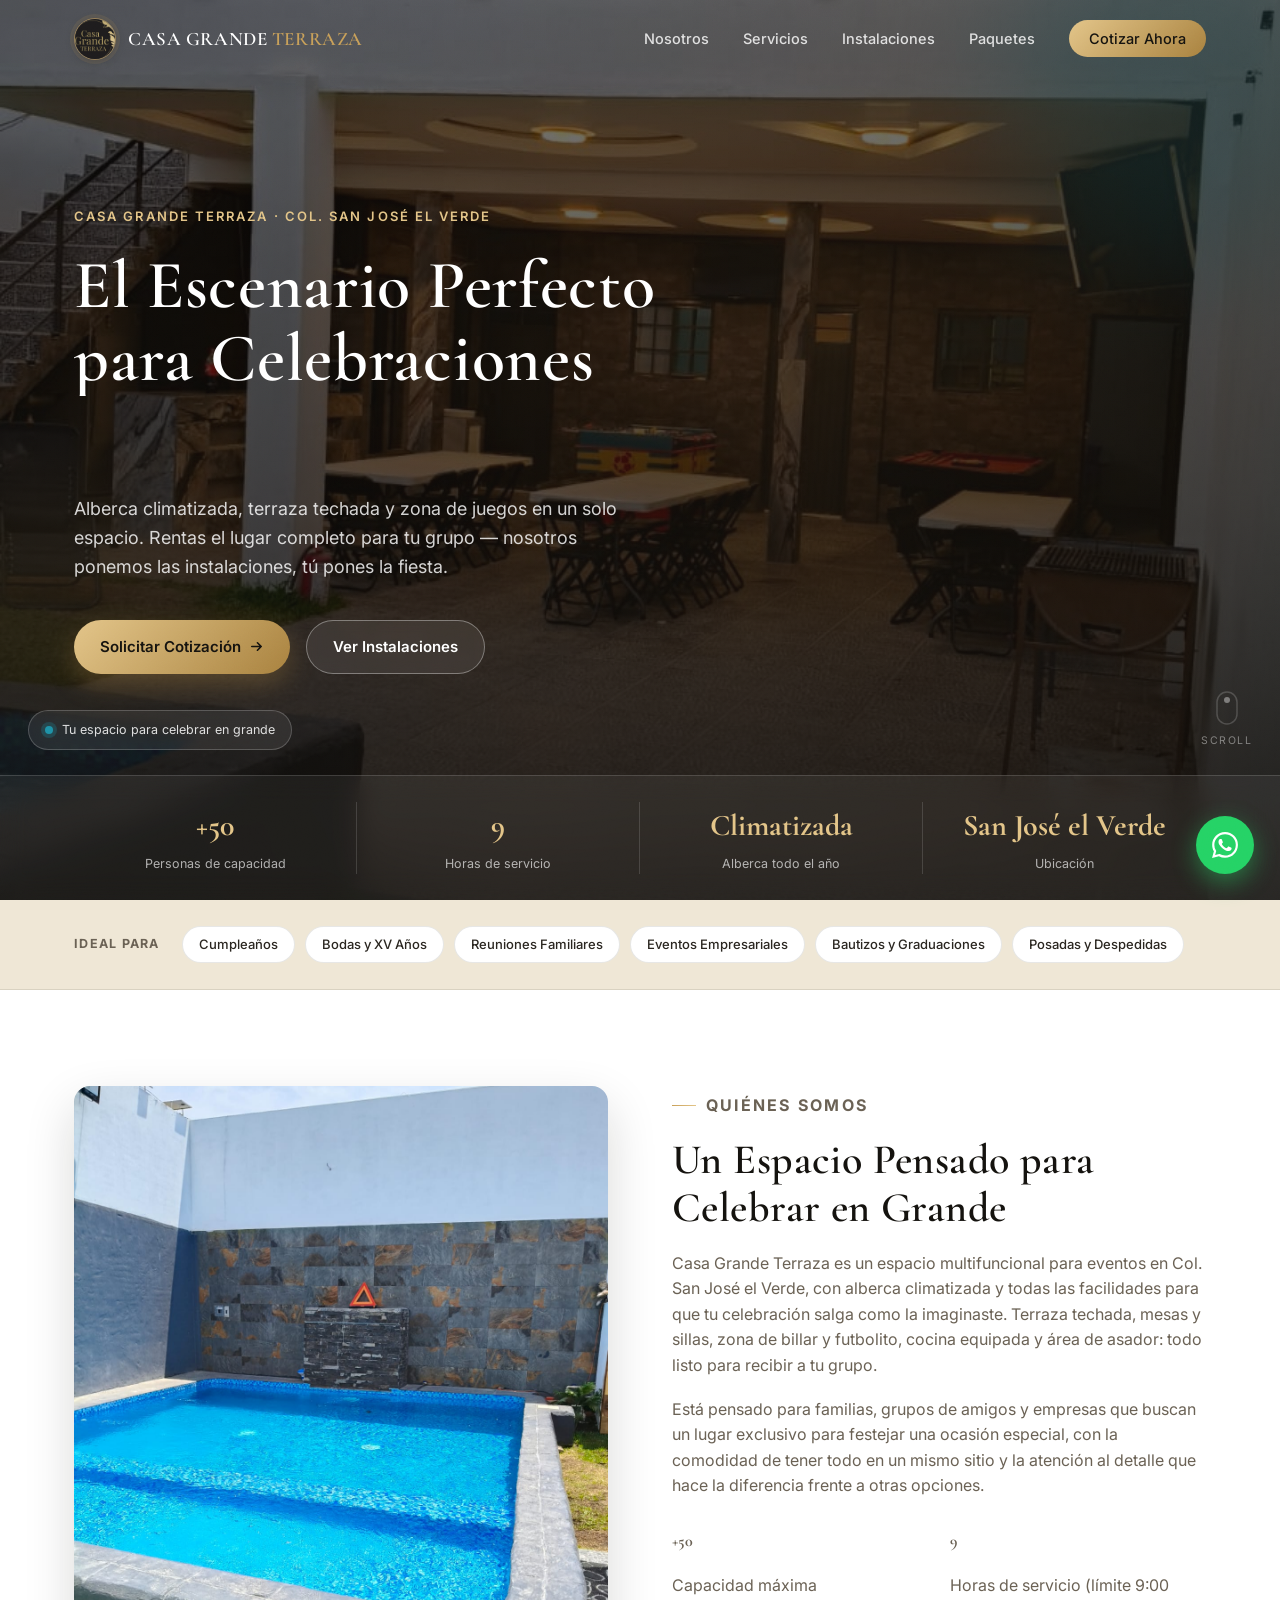
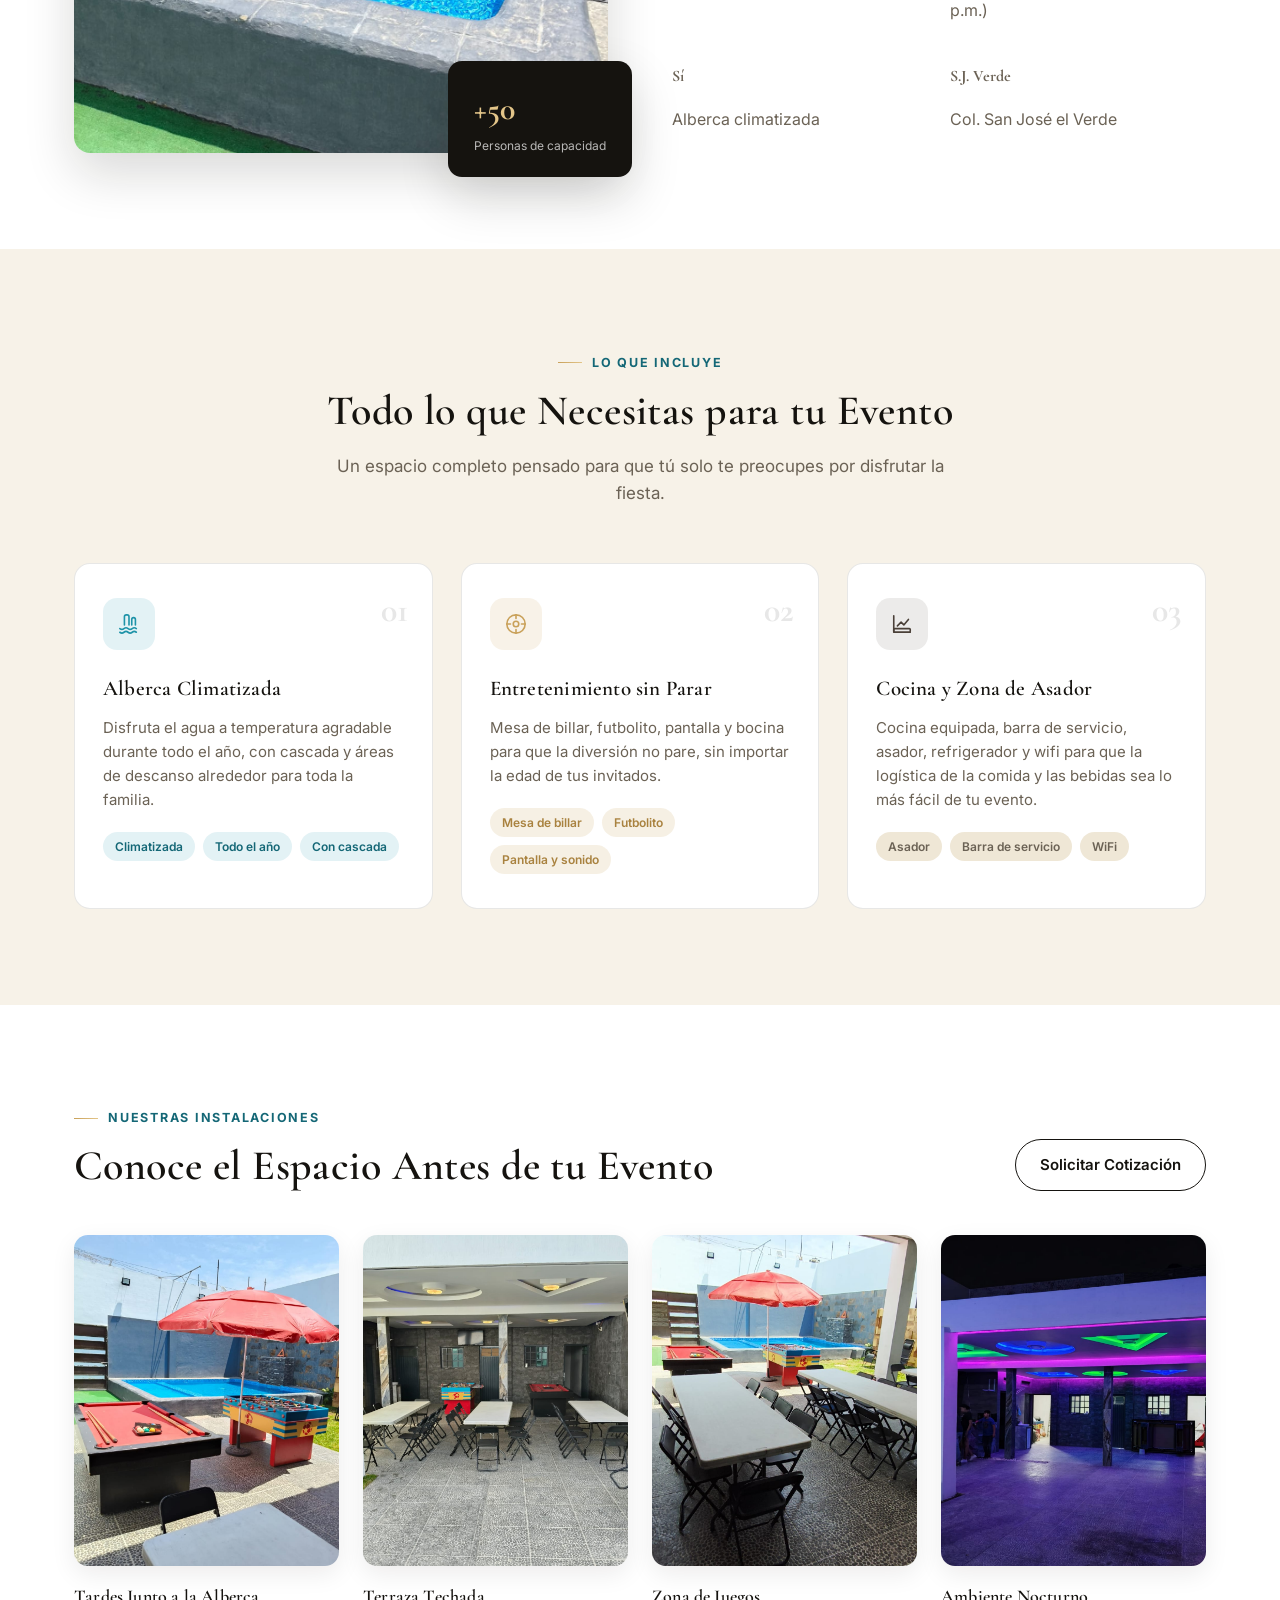
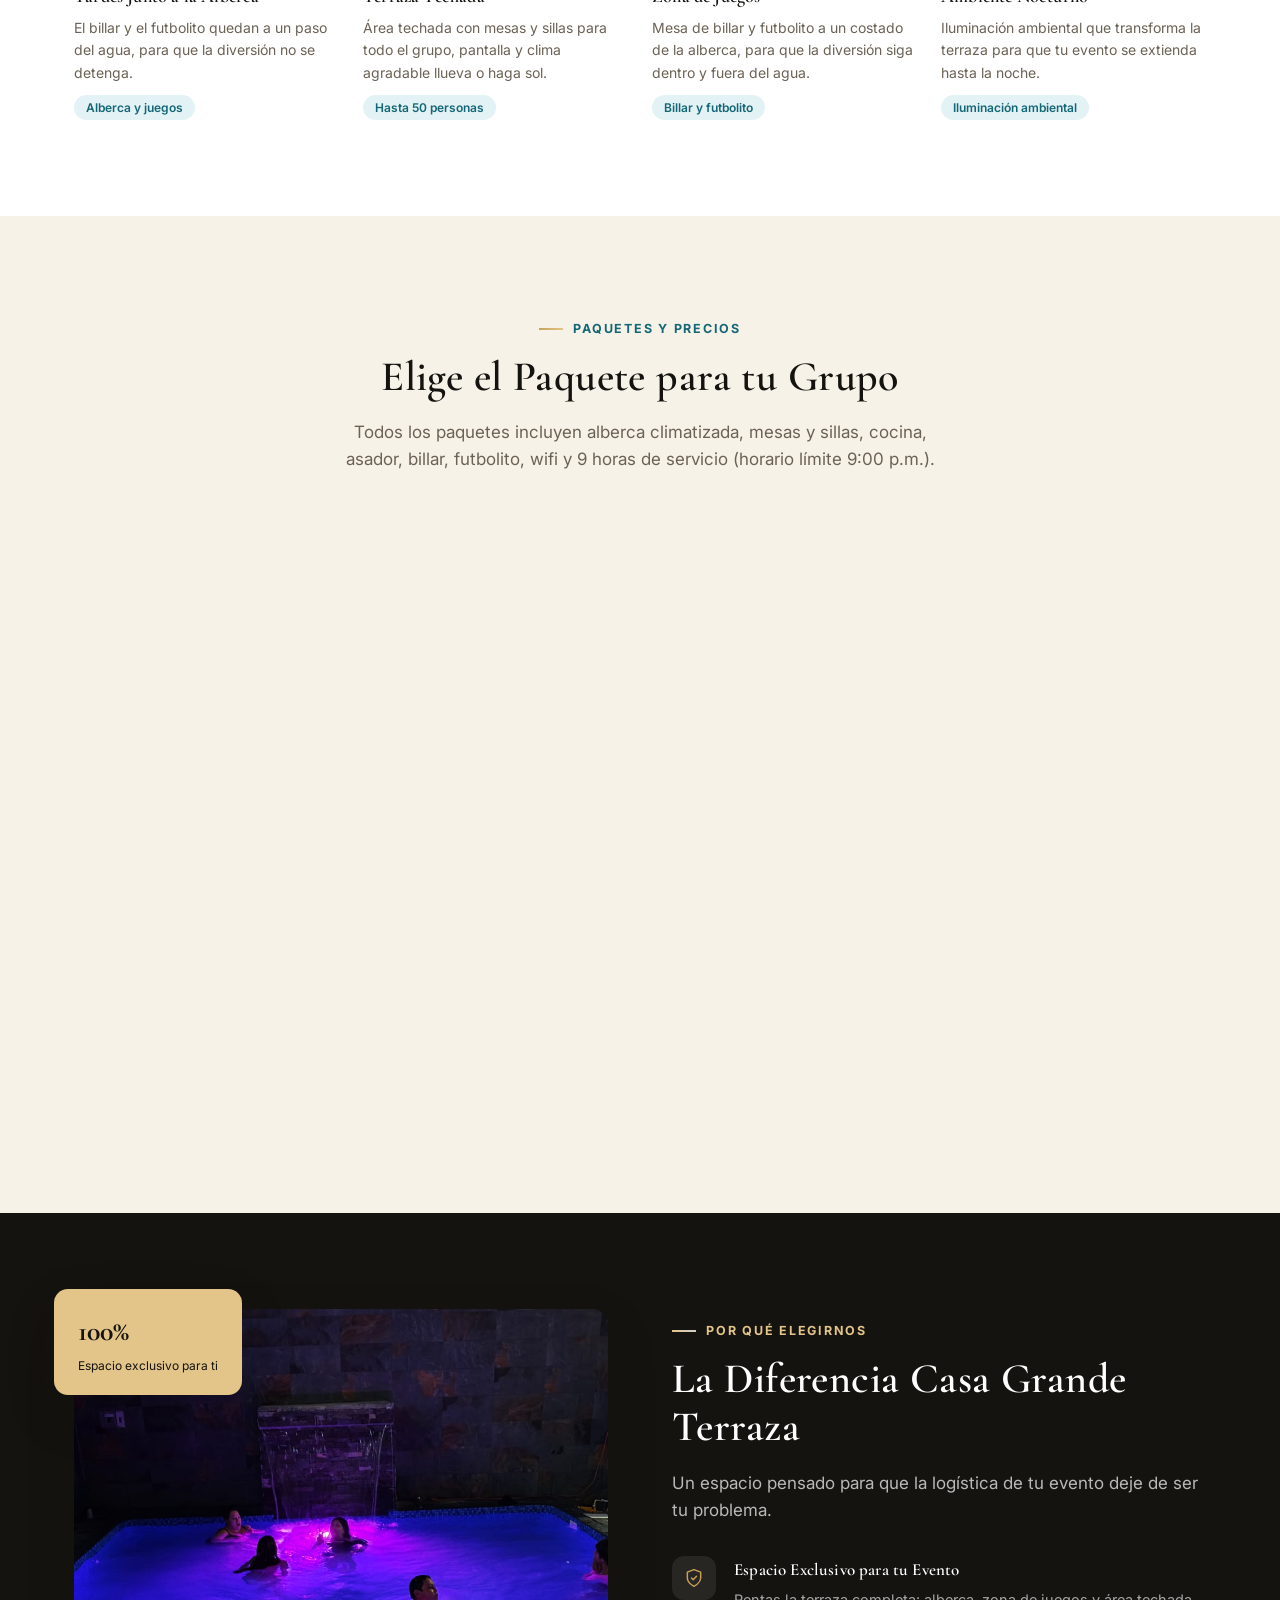
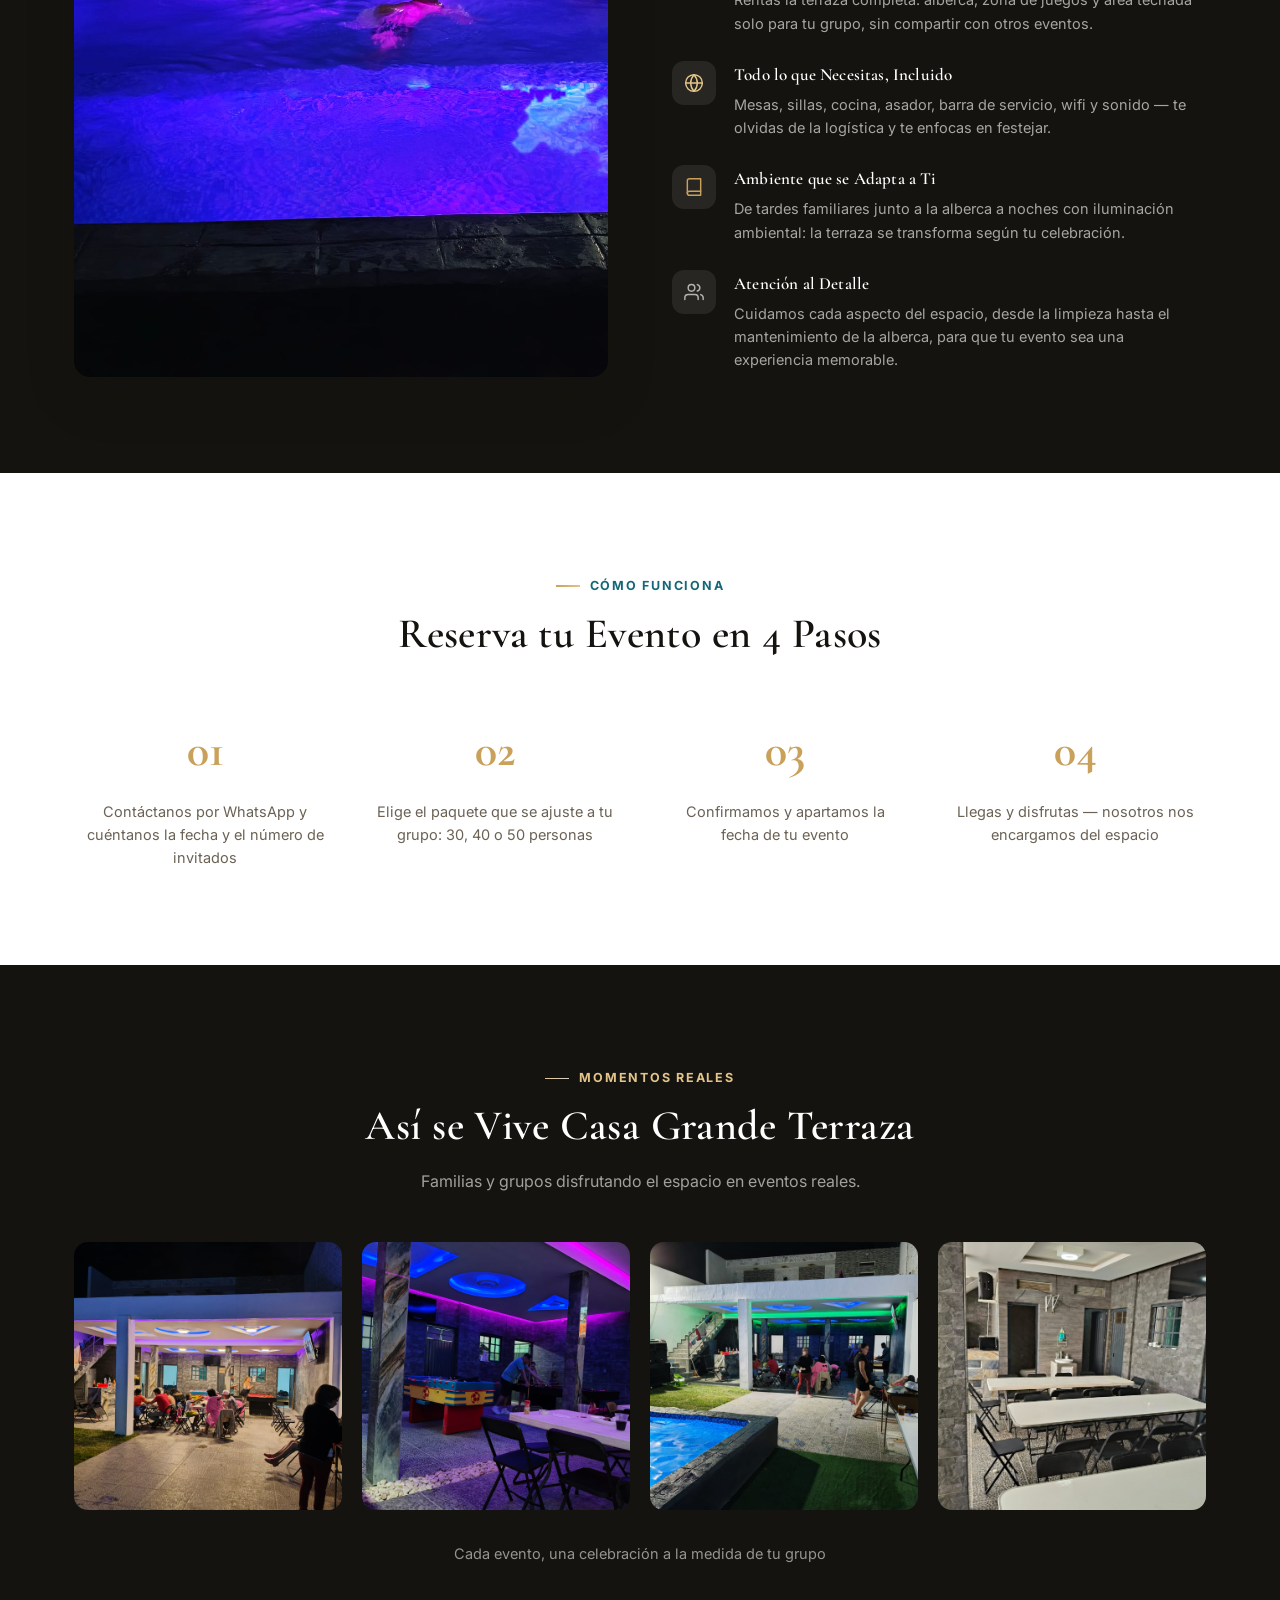
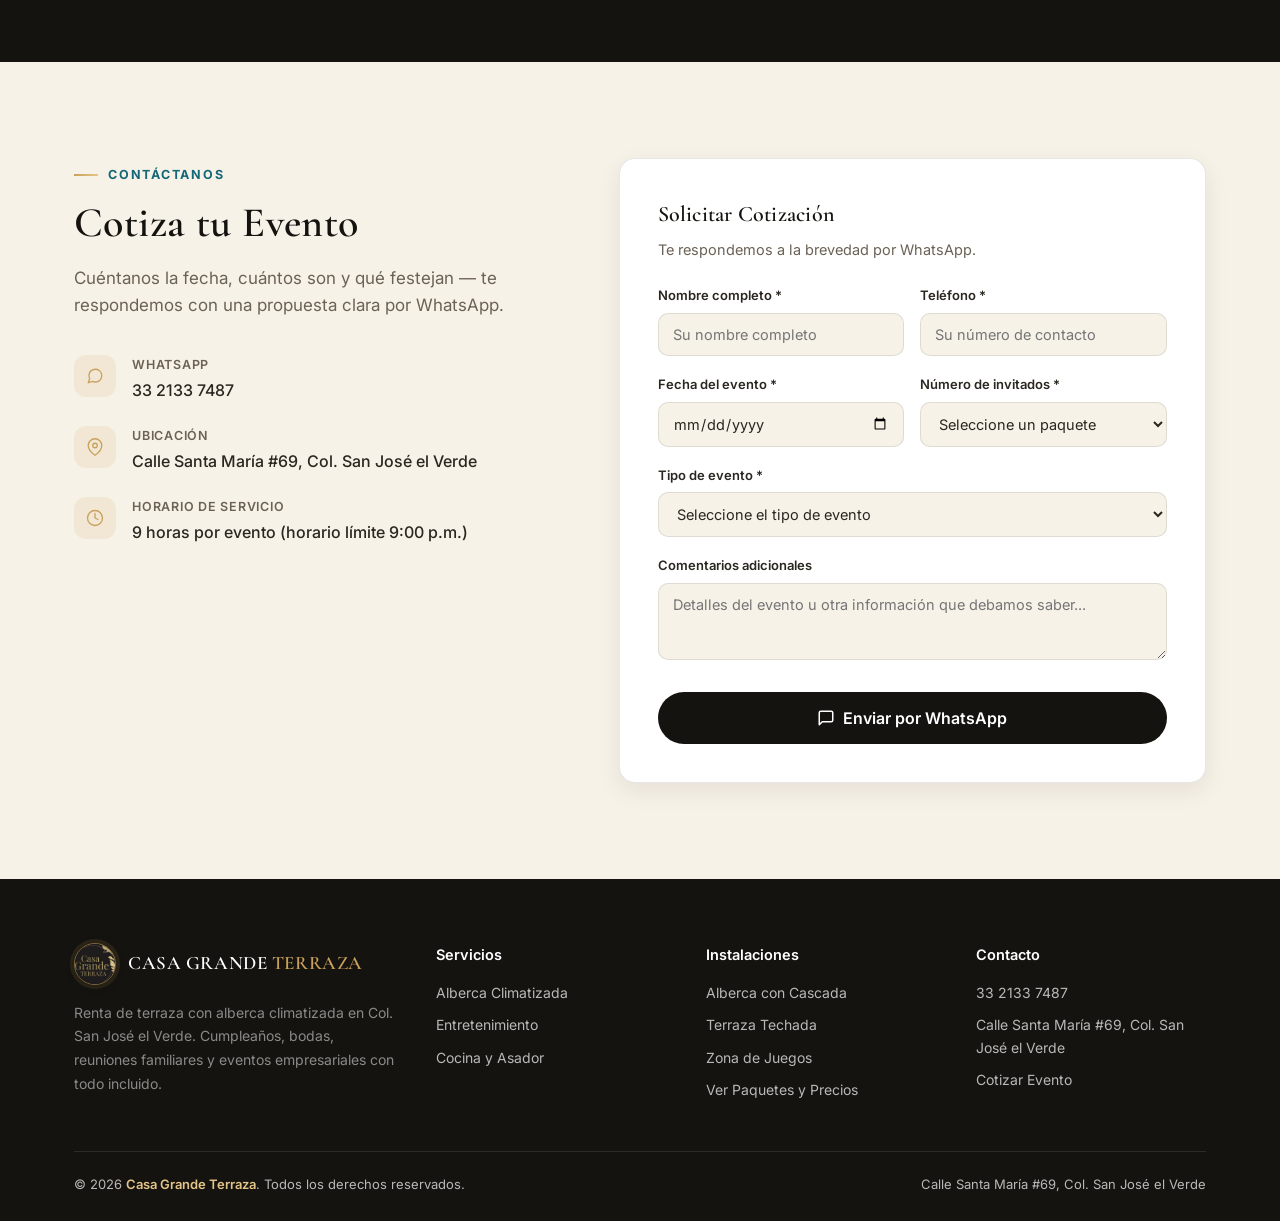
<file: index.html>
<!DOCTYPE html>
<html lang="es">
<head>
  <meta charset="UTF-8">
  <meta name="viewport" content="width=device-width, initial-scale=1.0">
  <title>Casa Grande Terraza — Renta de Terraza con Alberca para Eventos en San José el Verde</title>
  <meta name="description" content="Renta de terraza con alberca climatizada para cumpleaños, bodas, reuniones familiares y eventos empresariales en Col. San José el Verde. Incluye mesas, sillas, cocina, asador, billar y futbolito. Cotiza por WhatsApp.">
  <meta name="keywords" content="renta de terraza para eventos, salón con alberca para fiestas, renta de alberca climatizada, terraza para bodas, renta de espacio para fiestas San José el Verde, alberca para eventos">
  <meta property="og:title" content="Casa Grande Terraza — Tu Espacio para Celebrar en Grande">
  <meta property="og:description" content="Terraza techada con alberca climatizada, zona de juegos y todo lo necesario para tu próximo evento. Capacidad hasta 50 personas.">
  <meta property="og:type" content="website">
  <meta property="og:image" content="imagenes/alberca-cascada-dia.jpeg">
  <link rel="icon" type="image/svg+xml" href="data:image/svg+xml,%3Csvg xmlns='http://www.w3.org/2000/svg' viewBox='0 0 100 100'%3E%3Ccircle cx='50' cy='50' r='48' fill='%23181510'/%3E%3Ctext x='50' y='68' font-family='Georgia,serif' font-weight='700' font-size='54' fill='%23c9a15a' text-anchor='middle'%3EC%3C/text%3E%3C/svg%3E">
  <link rel="preconnect" href="https://fonts.googleapis.com">
  <link rel="preconnect" href="https://fonts.gstatic.com" crossorigin>
  <link href="https://fonts.googleapis.com/css2?family=Inter:wght@400;500;600;700&family=Cormorant+Garamond:wght@500;600;700&display=swap" rel="stylesheet">
  <link rel="stylesheet" href="styles.css">
</head>
<body>

<!-- LOADER -->
<div id="loader" aria-hidden="true">
  <div class="ld-logo">
    <div class="ld-emblem">
      <span class="ld-ring"></span>
      <span class="ld-ring ld-ring--2"></span>
      <img src="imagenes/logo-casa-grande-terraza.jpeg" alt="" class="ld-img">
    </div>
    <div class="ld-brand">
      <p class="ld-name">Casa Grande Terraza</p>
      <p class="ld-tag">Tu espacio para celebrar en grande</p>
    </div>
  </div>
  <div class="ld-progress">
    <div class="ld-track"><div class="ld-fill"></div></div>
    <p class="ld-note">Cargando</p>
  </div>
</div>

<!-- NAV -->
<nav id="nav" role="navigation" aria-label="Menú principal">
  <div class="nav-wrap">
    <a href="#" class="logo" aria-label="Casa Grande Terraza">
      <span class="logo-badge">
        <img src="imagenes/logo-casa-grande-terraza.jpeg" alt="Casa Grande Terraza" loading="eager">
      </span>
      <div class="logo-word">CASA GRANDE <em>TERRAZA</em></div>
    </a>
    <ul class="nav-links" role="list">
      <li><a href="#about">Nosotros</a></li>
      <li><a href="#services">Servicios</a></li>
      <li><a href="#flotilla">Instalaciones</a></li>
      <li><a href="#paquetes">Paquetes</a></li>
      <li><a href="#contact" class="nav-cta">Cotizar Ahora</a></li>
    </ul>
    <button class="hamburger" id="ham" aria-label="Abrir menú" aria-expanded="false">
      <span></span><span></span><span></span>
    </button>
  </div>
</nav>

<div id="mob" class="mob-menu" role="navigation" aria-label="Menú móvil">
  <a href="#about">Nosotros</a>
  <a href="#services">Servicios</a>
  <a href="#flotilla">Instalaciones</a>
  <a href="#paquetes">Paquetes</a>
  <a href="#contact">Cotizar Ahora</a>
</div>

<main>

<!-- HERO -->
<section id="hero" aria-label="Encabezado principal">
  <div class="hero-bg" aria-hidden="true">
    <img src="imagenes/terraza-alberca-vista-dia.jpeg" alt="Vista general de la terraza techada y la alberca de Casa Grande Terraza" loading="eager">
  </div>
  <div class="hero-ov" aria-hidden="true"></div>
  <canvas id="pcanvas" aria-hidden="true"></canvas>

  <div class="hero-body">
    <div class="wrap">
      <p class="hero-eyebrow">Casa Grande Terraza · Col. San José el Verde</p>
      <h1 class="hero-h1">
        <span class="h1-line"><span class="h1-inner">El Escenario Perfecto</span></span>
        <span class="h1-line"><span class="h1-inner">para Celebraciones</span></span>
        <span class="h1-line h1-accent"><span class="h1-inner"><span class="accent-cycle" id="accentCycle">Inolvidables</span></span></span>
      </h1>
      <p class="hero-p">
        Alberca climatizada, terraza techada y zona de juegos en un solo espacio. Rentas el lugar completo para tu grupo — nosotros ponemos las instalaciones, tú pones la fiesta.
      </p>
      <div class="hero-btns">
        <a href="https://wa.me/523321337487?text=Hola%2C%20me%20interesa%20cotizar%20un%20evento%20en%20Casa%20Grande%20Terraza" target="_blank" rel="noopener noreferrer" class="btn-primary">
          Solicitar Cotización
          <svg width="15" height="15" viewBox="0 0 16 16" fill="none" aria-hidden="true">
            <path d="M3 8h10M9 4l4 4-4 4" stroke="currentColor" stroke-width="1.75" stroke-linecap="round" stroke-linejoin="round"/>
          </svg>
        </a>
        <a href="#flotilla" class="btn-secondary">Ver Instalaciones</a>
      </div>
    </div>
  </div>

  <div class="hero-stats" aria-label="Cifras clave">
    <div class="wrap">
      <div class="stats-row">
        <div class="stat-col">
          <span class="stat-val" data-hero-count="50" data-prefix="+" data-suffix="">+0</span>
          <span class="stat-lbl">Personas de capacidad</span>
        </div>
        <div class="stat-col">
          <span class="stat-val" data-hero-count="9" data-prefix="" data-suffix="">0</span>
          <span class="stat-lbl">Horas de servicio</span>
        </div>
        <div class="stat-col">
          <span class="stat-val">Climatizada</span>
          <span class="stat-lbl">Alberca todo el año</span>
        </div>
        <div class="stat-col">
          <span class="stat-val">San José el Verde</span>
          <span class="stat-lbl">Ubicación</span>
        </div>
      </div>
    </div>
  </div>

  <div class="hero-deco" aria-hidden="true">
    <div class="hero-orb hero-orb--1"></div>
    <div class="hero-orb hero-orb--2"></div>
    <div class="hero-beam"></div>
  </div>
  <div class="hero-scroll-cue" aria-hidden="true">
    <svg width="22" height="34" viewBox="0 0 22 34" fill="none">
      <rect x="1" y="1" width="20" height="32" rx="10" stroke="rgba(255,255,255,.25)" stroke-width="1.5"/>
      <circle class="mouse-dot" cx="11" cy="9" r="3" fill="rgba(255,255,255,.55)"/>
    </svg>
    <span class="scroll-label">Scroll</span>
  </div>
  <div class="hero-badge" aria-hidden="true">
    <span class="hb-dot"></span>
    <span class="hb-text">Tu espacio para celebrar en grande</span>
  </div>
</section>

<!-- TRUST BAR -->
<section id="trust" aria-label="Ocasiones que atendemos">
  <div class="wrap">
    <div class="trust-row">
      <p class="trust-label">Ideal para</p>
      <div class="trust-chips">
        <span class="trust-chip">Cumpleaños</span>
        <span class="trust-chip">Bodas y XV Años</span>
        <span class="trust-chip">Reuniones Familiares</span>
        <span class="trust-chip">Eventos Empresariales</span>
        <span class="trust-chip">Bautizos y Graduaciones</span>
        <span class="trust-chip">Posadas y Despedidas</span>
      </div>
    </div>
  </div>
</section>

<!-- ABOUT -->
<section id="about" class="section bg-white">
  <div class="wrap">
    <div class="about-grid">
      <div class="about-img-wrap rev from-l">
        <div class="about-img-main">
          <img
            src="imagenes/alberca-cascada-dia.jpeg"
            alt="Alberca climatizada con cascada de Casa Grande Terraza" loading="lazy">
        </div>
        <div class="about-accent">
          <p class="a-num">+50</p>
          <p class="a-lbl">Personas de capacidad</p>
        </div>
      </div>
      <div class="about-text rev">
        <p class="eyebrow">Quiénes somos</p>
        <h2 class="heading">Un Espacio Pensado para Celebrar en Grande</h2>
        <p>Casa Grande Terraza es un espacio multifuncional para eventos en Col. San José el Verde, con alberca climatizada y todas las facilidades para que tu celebración salga como la imaginaste. Terraza techada, mesas y sillas, zona de billar y futbolito, cocina equipada y área de asador: todo listo para recibir a tu grupo.</p>
        <p>Está pensado para familias, grupos de amigos y empresas que buscan un lugar exclusivo para festejar una ocasión especial, con la comodidad de tener todo en un mismo sitio y la atención al detalle que hace la diferencia frente a otras opciones.</p>
        <div class="about-stats">
          <div class="a-stat">
            <p class="a-stat-n" data-count="50" data-prefix="+" data-suffix=""></p>
            <p class="a-stat-l">Capacidad máxima</p>
          </div>
          <div class="a-stat">
            <p class="a-stat-n" data-count="9" data-prefix="" data-suffix=""></p>
            <p class="a-stat-l">Horas de servicio (límite 9:00 p.m.)</p>
          </div>
          <div class="a-stat">
            <p class="a-stat-n">Sí</p>
            <p class="a-stat-l">Alberca climatizada</p>
          </div>
          <div class="a-stat">
            <p class="a-stat-n">S.J. Verde</p>
            <p class="a-stat-l">Col. San José el Verde</p>
          </div>
        </div>
      </div>
    </div>
  </div>
</section>

<!-- SERVICES -->
<section id="services" class="section bg-off">
  <div class="wrap">
    <div class="section-head section-head--center">
      <p class="eyebrow">Lo que incluye</p>
      <h2 class="heading">Todo lo que Necesitas para tu Evento</h2>
      <p class="sub">Un espacio completo pensado para que tú solo te preocupes por disfrutar la fiesta.</p>
    </div>
    <div class="svc-grid">

      <div class="svc-card rev d1">
        <span class="svc-num" aria-hidden="true">01</span>
        <div class="svc-icon ic-blue">
          <svg width="22" height="22" viewBox="0 0 24 24" fill="none" stroke="#1e93a8" stroke-width="1.75" stroke-linecap="round" stroke-linejoin="round" aria-hidden="true">
            <path d="M2 17c1.5 1.2 3 1.2 4.5 0s3-1.2 4.5 0 3 1.2 4.5 0 3-1.2 4.5 0"/>
            <path d="M2 21c1.5 1.2 3 1.2 4.5 0s3-1.2 4.5 0 3 1.2 4.5 0 3-1.2 4.5 0"/>
            <path d="M7 13V4a2 2 0 0 1 2-2h1a2 2 0 0 1 2 2v9"/>
            <path d="M15 13V7a2 2 0 0 1 2-2 2 2 0 0 1 2 2v6"/>
          </svg>
        </div>
        <h3>Alberca Climatizada</h3>
        <p>Disfruta el agua a temperatura agradable durante todo el año, con cascada y áreas de descanso alrededor para toda la familia.</p>
        <div class="svc-tags">
          <span class="tag tag-b">Climatizada</span>
          <span class="tag tag-b">Todo el año</span>
          <span class="tag tag-b">Con cascada</span>
        </div>
      </div>

      <div class="svc-card rev d2">
        <span class="svc-num" aria-hidden="true">02</span>
        <div class="svc-icon ic-green">
          <svg width="22" height="22" viewBox="0 0 24 24" fill="none" stroke="#c9a15a" stroke-width="1.75" stroke-linecap="round" stroke-linejoin="round" aria-hidden="true">
            <circle cx="12" cy="12" r="10"/>
            <circle cx="12" cy="12" r="3"/>
            <path d="M12 2v4M12 18v4M2 12h4M18 12h4"/>
          </svg>
        </div>
        <h3>Entretenimiento sin Parar</h3>
        <p>Mesa de billar, futbolito, pantalla y bocina para que la diversión no pare, sin importar la edad de tus invitados.</p>
        <div class="svc-tags">
          <span class="tag tag-g">Mesa de billar</span>
          <span class="tag tag-g">Futbolito</span>
          <span class="tag tag-g">Pantalla y sonido</span>
        </div>
      </div>

      <div class="svc-card rev d3">
        <span class="svc-num" aria-hidden="true">03</span>
        <div class="svc-icon ic-slate">
          <svg width="22" height="22" viewBox="0 0 24 24" fill="none" stroke="#4A4038" stroke-width="1.75" stroke-linecap="round" stroke-linejoin="round" aria-hidden="true">
            <path d="M3 3v18h18"/>
            <path d="M7 14l4-4 3 3 5-6"/>
            <rect x="3" y="17" width="18" height="4" rx="1"/>
          </svg>
        </div>
        <h3>Cocina y Zona de Asador</h3>
        <p>Cocina equipada, barra de servicio, asador, refrigerador y wifi para que la logística de la comida y las bebidas sea lo más fácil de tu evento.</p>
        <div class="svc-tags">
          <span class="tag">Asador</span>
          <span class="tag">Barra de servicio</span>
          <span class="tag">WiFi</span>
        </div>
      </div>

    </div>
  </div>
</section>

<!-- INSTALACIONES -->
<section id="flotilla" class="section bg-white">
  <div class="wrap">
    <div class="prod-header">
      <div>
        <p class="eyebrow">Nuestras Instalaciones</p>
        <h2 class="heading">Conoce el Espacio Antes de tu Evento</h2>
      </div>
      <a href="#contact" class="btn-outline rev">Solicitar Cotización</a>
    </div>
    <div class="prod-grid">

      <div class="prod-card rev d1">
        <div class="prod-photo">
          <img src="imagenes/alberca-juegos-vista-dia.jpeg" alt="Zona de alberca con mesa de billar y futbolito bajo sombrilla en Casa Grande Terraza" loading="lazy">
        </div>
        <h3>Tardes Junto a la Alberca</h3>
        <p>El billar y el futbolito quedan a un paso del agua, para que la diversión no se detenga.</p>
        <span class="prod-pill">Alberca y juegos</span>
      </div>

      <div class="prod-card rev d2">
        <div class="prod-photo">
          <img src="imagenes/terraza-techada-dia.jpeg" alt="Terraza techada con mesas, sillas y pantalla en Casa Grande Terraza" loading="lazy">
        </div>
        <h3>Terraza Techada</h3>
        <p>Área techada con mesas y sillas para todo el grupo, pantalla y clima agradable llueva o haga sol.</p>
        <span class="prod-pill">Hasta 50 personas</span>
      </div>

      <div class="prod-card rev d3">
        <div class="prod-photo">
          <img src="imagenes/billar-futbolito-alberca-dia.jpeg" alt="Zona de juegos con mesa de billar y futbolito junto a la alberca" loading="lazy">
        </div>
        <h3>Zona de Juegos</h3>
        <p>Mesa de billar y futbolito a un costado de la alberca, para que la diversión siga dentro y fuera del agua.</p>
        <span class="prod-pill">Billar y futbolito</span>
      </div>

      <div class="prod-card rev d4">
        <div class="prod-photo">
          <img src="imagenes/ambiente-neon-terraza.jpeg" alt="Terraza de Casa Grande Terraza con iluminación ambiental nocturna" loading="lazy">
        </div>
        <h3>Ambiente Nocturno</h3>
        <p>Iluminación ambiental que transforma la terraza para que tu evento se extienda hasta la noche.</p>
        <span class="prod-pill">Iluminación ambiental</span>
      </div>

    </div>
  </div>
</section>

<!-- PAQUETES / PRECIOS -->
<section id="paquetes" class="section bg-off">
  <div class="wrap">
    <div class="section-head section-head--center">
      <p class="eyebrow">Paquetes y Precios</p>
      <h2 class="heading">Elige el Paquete para tu Grupo</h2>
      <p class="sub">Todos los paquetes incluyen alberca climatizada, mesas y sillas, cocina, asador, billar, futbolito, wifi y 9 horas de servicio (horario límite 9:00 p.m.).</p>
    </div>
    <div class="pkg-grid">

      <div class="pkg-card rev d1">
        <p class="pkg-cap">30 Personas</p>
        <p class="pkg-price">$3,500</p>
        <ul class="pkg-list">
          <li>Alberca climatizada</li>
          <li>Mesas y sillas</li>
          <li>Cocina, asador y barra</li>
          <li>Billar y futbolito</li>
          <li>9 horas de servicio</li>
        </ul>
        <a href="https://wa.me/523321337487?text=Hola%2C%20me%20interesa%20el%20paquete%20de%2030%20personas%20de%20Casa%20Grande%20Terraza" target="_blank" rel="noopener noreferrer" class="btn-outline">Cotizar este Paquete</a>
      </div>

      <div class="pkg-card pkg-card--featured rev d2">
        <p class="pkg-tag">Más solicitado</p>
        <p class="pkg-cap">40 Personas</p>
        <p class="pkg-price">$4,000</p>
        <ul class="pkg-list">
          <li>Alberca climatizada</li>
          <li>Mesas y sillas</li>
          <li>Cocina, asador y barra</li>
          <li>Billar y futbolito</li>
          <li>9 horas de servicio</li>
        </ul>
        <a href="https://wa.me/523321337487?text=Hola%2C%20me%20interesa%20el%20paquete%20de%2040%20personas%20de%20Casa%20Grande%20Terraza" target="_blank" rel="noopener noreferrer" class="btn-primary">Cotizar este Paquete</a>
      </div>

      <div class="pkg-card rev d3">
        <p class="pkg-cap">50 Personas</p>
        <p class="pkg-price">$4,500</p>
        <ul class="pkg-list">
          <li>Alberca climatizada</li>
          <li>Mesas y sillas</li>
          <li>Cocina, asador y barra</li>
          <li>Billar y futbolito</li>
          <li>9 horas de servicio</li>
        </ul>
        <a href="https://wa.me/523321337487?text=Hola%2C%20me%20interesa%20el%20paquete%20de%2050%20personas%20de%20Casa%20Grande%20Terraza" target="_blank" rel="noopener noreferrer" class="btn-outline">Cotizar este Paquete</a>
      </div>

    </div>
    <p class="pkg-note rev">¿Tu grupo es diferente? Escríbenos por WhatsApp y armamos un paquete a la medida.</p>
  </div>
</section>

<!-- WHY -->
<section id="why" class="section bg-navy">
  <div class="wrap">
    <div class="why-grid">
      <div class="why-img-wrap rev from-r">
        <div class="why-img-main">
          <img
            src="imagenes/alberca-noche-familia.jpeg"
            alt="Familia disfrutando la alberca climatizada de Casa Grande Terraza por la noche" loading="lazy">
        </div>
        <div class="why-img-badge">
          <p class="wib-n">100%</p>
          <p class="wib-l">Espacio exclusivo para ti</p>
        </div>
      </div>
      <div class="why-content rev">
        <p class="eyebrow eyebrow--white">Por qué elegirnos</p>
        <h2 class="heading heading--white">La Diferencia Casa Grande Terraza</h2>
        <p class="sub sub--white">Un espacio pensado para que la logística de tu evento deje de ser tu problema.</p>
        <div class="benefit-list">
          <div class="benefit">
            <div class="ben-icon ben-icon-b">
              <svg width="20" height="20" viewBox="0 0 24 24" fill="none" stroke="#c9a15a" stroke-width="1.75" stroke-linecap="round" stroke-linejoin="round" aria-hidden="true">
                <path d="M12 22s8-4 8-10V5l-8-3-8 3v7c0 6 8 10 8 10z"/>
                <polyline points="9 12 11 14 15 10"/>
              </svg>
            </div>
            <div>
              <h4>Espacio Exclusivo para tu Evento</h4>
              <p>Rentas la terraza completa: alberca, zona de juegos y área techada solo para tu grupo, sin compartir con otros eventos.</p>
            </div>
          </div>
          <div class="benefit">
            <div class="ben-icon ben-icon-g">
              <svg width="20" height="20" viewBox="0 0 24 24" fill="none" stroke="#e3c589" stroke-width="1.75" stroke-linecap="round" stroke-linejoin="round" aria-hidden="true">
                <circle cx="12" cy="12" r="10"/>
                <line x1="2" y1="12" x2="22" y2="12"/>
                <path d="M12 2a15.3 15.3 0 0 1 4 10 15.3 15.3 0 0 1-4 10 15.3 15.3 0 0 1-4-10 15.3 15.3 0 0 1 4-10z"/>
              </svg>
            </div>
            <div>
              <h4>Todo lo que Necesitas, Incluido</h4>
              <p>Mesas, sillas, cocina, asador, barra de servicio, wifi y sonido — te olvidas de la logística y te enfocas en festejar.</p>
            </div>
          </div>
          <div class="benefit">
            <div class="ben-icon ben-icon-b">
              <svg width="20" height="20" viewBox="0 0 24 24" fill="none" stroke="#c9a15a" stroke-width="1.75" stroke-linecap="round" stroke-linejoin="round" aria-hidden="true">
                <path d="M4 19.5A2.5 2.5 0 0 1 6.5 17H20"/>
                <path d="M6.5 2H20v20H6.5A2.5 2.5 0 0 1 4 19.5v-15A2.5 2.5 0 0 1 6.5 2z"/>
              </svg>
            </div>
            <div>
              <h4>Ambiente que se Adapta a Ti</h4>
              <p>De tardes familiares junto a la alberca a noches con iluminación ambiental: la terraza se transforma según tu celebración.</p>
            </div>
          </div>
          <div class="benefit">
            <div class="ben-icon ben-icon-w">
              <svg width="20" height="20" viewBox="0 0 24 24" fill="none" stroke="rgba(255,255,255,.65)" stroke-width="1.75" stroke-linecap="round" stroke-linejoin="round" aria-hidden="true">
                <path d="M17 21v-2a4 4 0 0 0-4-4H5a4 4 0 0 0-4 4v2"/>
                <circle cx="9" cy="7" r="4"/>
                <path d="M23 21v-2a4 4 0 0 0-3-3.87"/>
                <path d="M16 3.13a4 4 0 0 1 0 7.75"/>
              </svg>
            </div>
            <div>
              <h4>Atención al Detalle</h4>
              <p>Cuidamos cada aspecto del espacio, desde la limpieza hasta el mantenimiento de la alberca, para que tu evento sea una experiencia memorable.</p>
            </div>
          </div>
        </div>
      </div>
    </div>
  </div>
</section>

<!-- CÓMO FUNCIONA -->
<section id="numbers">
  <div class="wrap">
    <div class="section-head section-head--center">
      <p class="eyebrow">Cómo funciona</p>
      <h2 class="heading">Reserva tu Evento en 4 Pasos</h2>
    </div>
    <div class="numbers-grid">
      <div class="number-item rev d1">
        <p class="num-v">01</p>
        <p class="num-l">Contáctanos por WhatsApp y cuéntanos la fecha y el número de invitados</p>
      </div>
      <div class="number-item rev d2">
        <p class="num-v">02</p>
        <p class="num-l">Elige el paquete que se ajuste a tu grupo: 30, 40 o 50 personas</p>
      </div>
      <div class="number-item rev d3">
        <p class="num-v">03</p>
        <p class="num-l">Confirmamos y apartamos la fecha de tu evento</p>
      </div>
      <div class="number-item rev d4">
        <p class="num-v">04</p>
        <p class="num-l">Llegas y disfrutas — nosotros nos encargamos del espacio</p>
      </div>
    </div>
  </div>
</section>

<!-- GALERÍA -->
<section id="galeria">
  <div class="wrap">
    <div class="brands-head rev">
      <p class="eyebrow eyebrow--white">Momentos Reales</p>
      <h2 class="heading heading--white">Así se Vive Casa Grande Terraza</h2>
      <p class="brands-sub">Familias y grupos disfrutando el espacio en eventos reales.</p>
    </div>
    <div class="brands-grid">
      <div class="brand-card rev d1">
        <div class="brand-card-inner">
          <img src="imagenes/evento-noche-alberca.jpeg" alt="Grupo de invitados disfrutando un evento nocturno en Casa Grande Terraza" loading="lazy">
        </div>
      </div>
      <div class="brand-card rev d2">
        <div class="brand-card-inner">
          <img src="imagenes/juegos-neon-noche.jpeg" alt="Invitados jugando futbolito por la noche en Casa Grande Terraza" loading="lazy">
        </div>
      </div>
      <div class="brand-card rev d3">
        <div class="brand-card-inner">
          <img src="imagenes/fiesta-nocturna-jardin.jpeg" alt="Evento nocturno junto a la alberca en Casa Grande Terraza" loading="lazy">
        </div>
      </div>
      <div class="brand-card rev d4">
        <div class="brand-card-inner">
          <img src="imagenes/comedor-techado.jpeg" alt="Área de comedor techada con mesas listas para un evento" loading="lazy">
        </div>
      </div>
    </div>
    <p class="brands-note rev">Cada evento, una celebración a la medida de tu grupo</p>
  </div>
</section>

<!-- CONTACT -->
<section id="contact" class="section bg-off">
  <div class="wrap">
    <div class="contact-grid">

      <div class="contact-info rev from-l">
        <p class="eyebrow">Contáctanos</p>
        <h2 class="heading">Cotiza tu Evento</h2>
        <p class="sub" style="margin-bottom:36px">Cuéntanos la fecha, cuántos son y qué festejan — te respondemos con una propuesta clara por WhatsApp.</p>
        <div class="c-item">
          <div class="c-icon">
            <svg width="18" height="18" viewBox="0 0 24 24" fill="none" stroke="#c9a15a" stroke-width="1.75" stroke-linecap="round" stroke-linejoin="round" aria-hidden="true">
              <path d="M21 11.5a8.38 8.38 0 0 1-.9 3.8 8.5 8.5 0 0 1-7.6 4.7 8.38 8.38 0 0 1-3.8-.9L3 21l1.9-5.7a8.38 8.38 0 0 1-.9-3.8 8.5 8.5 0 0 1 4.7-7.6 8.38 8.38 0 0 1 3.8-.9h.5a8.48 8.48 0 0 1 8 8v.5z"/>
            </svg>
          </div>
          <div>
            <p class="c-label">WhatsApp</p>
            <p class="c-value"><a href="https://wa.me/523321337487" target="_blank" rel="noopener noreferrer">33 2133 7487</a></p>
          </div>
        </div>
        <div class="c-item">
          <div class="c-icon">
            <svg width="18" height="18" viewBox="0 0 24 24" fill="none" stroke="#c9a15a" stroke-width="1.75" stroke-linecap="round" stroke-linejoin="round" aria-hidden="true">
              <path d="M21 10c0 7-9 13-9 13S3 17 3 10a9 9 0 0 1 18 0z"/>
              <circle cx="12" cy="10" r="3"/>
            </svg>
          </div>
          <div>
            <p class="c-label">Ubicación</p>
            <p class="c-value">Calle Santa María #69, Col. San José el Verde</p>
          </div>
        </div>
        <div class="c-item">
          <div class="c-icon">
            <svg width="18" height="18" viewBox="0 0 24 24" fill="none" stroke="#c9a15a" stroke-width="1.75" stroke-linecap="round" stroke-linejoin="round" aria-hidden="true">
              <circle cx="12" cy="12" r="10"/>
              <polyline points="12 6 12 12 16 14"/>
            </svg>
          </div>
          <div>
            <p class="c-label">Horario de servicio</p>
            <p class="c-value">9 horas por evento (horario límite 9:00 p.m.)</p>
          </div>
        </div>
      </div>

      <div class="rev">
        <div class="form-wrap">
          <h3>Solicitar Cotización</h3>
          <p class="form-sub">Te respondemos a la brevedad por WhatsApp.</p>
          <form id="cForm" novalidate>
            <div class="frow">
              <div class="fg">
                <label class="fl" for="fn">Nombre completo *</label>
                <input class="fi" type="text" id="fn" name="nombre" placeholder="Su nombre completo" required autocomplete="name">
              </div>
              <div class="fg">
                <label class="fl" for="ft">Teléfono *</label>
                <input class="fi" type="tel" id="ft" name="telefono" placeholder="Su número de contacto" required autocomplete="tel">
              </div>
            </div>
            <div class="frow">
              <div class="fg">
                <label class="fl" for="ffe">Fecha del evento *</label>
                <input class="fi" type="date" id="ffe" name="fecha_evento" required>
              </div>
              <div class="fg">
                <label class="fl" for="fp">Número de invitados *</label>
                <select class="fi" id="fp" name="invitados" required>
                  <option value="">Seleccione un paquete</option>
                  <option value="30 personas">30 personas</option>
                  <option value="40 personas">40 personas</option>
                  <option value="50 personas">50 personas</option>
                  <option value="Otro">Otro número de invitados</option>
                </select>
              </div>
            </div>
            <div class="fg">
              <label class="fl" for="fs">Tipo de evento *</label>
              <select class="fi" id="fs" name="tipo" required>
                <option value="">Seleccione el tipo de evento</option>
                <option value="Cumpleaños">Cumpleaños</option>
                <option value="Boda o XV años">Boda o XV años</option>
                <option value="Reunión familiar">Reunión familiar</option>
                <option value="Evento empresarial">Evento empresarial</option>
                <option value="Bautizo o graduación">Bautizo o graduación</option>
                <option value="Otro">Otro</option>
              </select>
            </div>
            <div class="fg">
              <label class="fl" for="fm">Comentarios adicionales</label>
              <textarea class="fi" id="fm" name="mensaje" rows="3" placeholder="Detalles del evento u otra información que debamos saber..."></textarea>
            </div>
            <button type="submit" class="btn-submit">
              <svg width="18" height="18" viewBox="0 0 24 24" fill="none" stroke="currentColor" stroke-width="2" stroke-linecap="round" stroke-linejoin="round" aria-hidden="true">
                <path d="M21 15a2 2 0 0 1-2 2H7l-4 4V5a2 2 0 0 1 2-2h14a2 2 0 0 1 2 2z"/>
              </svg>
              Enviar por WhatsApp
            </button>
          </form>
        </div>
      </div>

    </div>
  </div>
</section>

</main>

<!-- FOOTER -->
<footer>
  <div class="wrap">
    <div class="foot-grid">
      <div>
        <div class="foot-logo">
          <span class="logo-badge" aria-hidden="true">
            <img src="imagenes/logo-casa-grande-terraza.jpeg" alt="" loading="lazy">
          </span>
          <div class="logo-word">CASA GRANDE <em>TERRAZA</em></div>
        </div>
        <p class="foot-desc">Renta de terraza con alberca climatizada en Col. San José el Verde. Cumpleaños, bodas, reuniones familiares y eventos empresariales con todo incluido.</p>
      </div>
      <div>
        <p class="foot-col-title">Servicios</p>
        <ul class="foot-links">
          <li><a href="#services">Alberca Climatizada</a></li>
          <li><a href="#services">Entretenimiento</a></li>
          <li><a href="#services">Cocina y Asador</a></li>
        </ul>
      </div>
      <div>
        <p class="foot-col-title">Instalaciones</p>
        <ul class="foot-links">
          <li><a href="#flotilla">Alberca con Cascada</a></li>
          <li><a href="#flotilla">Terraza Techada</a></li>
          <li><a href="#flotilla">Zona de Juegos</a></li>
          <li><a href="#paquetes">Ver Paquetes y Precios</a></li>
        </ul>
      </div>
      <div>
        <p class="foot-col-title">Contacto</p>
        <ul class="foot-links">
          <li><a href="https://wa.me/523321337487" target="_blank" rel="noopener noreferrer">33 2133 7487</a></li>
          <li>Calle Santa María #69, Col. San José el Verde</li>
          <li><a href="#contact">Cotizar Evento</a></li>
        </ul>
      </div>
    </div>
    <div class="foot-bottom">
      <p>© 2026 <span>Casa Grande Terraza</span>. Todos los derechos reservados.</p>
      <p>Calle Santa María #69, Col. San José el Verde</p>
    </div>
  </div>
</footer>

<!-- WHATSAPP FLOAT -->
<div class="wa-float">
  <span class="wa-tip">Escríbenos por WhatsApp</span>
  <a href="https://wa.me/523321337487"
     target="_blank"
     rel="noopener noreferrer"
     class="wa-btn"
     aria-label="Contactar por WhatsApp">
    <svg viewBox="0 0 24 24" width="26" height="26" aria-hidden="true">
      <path fill="#fff" d="M17.472 14.382c-.297-.149-1.758-.867-2.03-.967-.273-.099-.471-.148-.67.15-.197.297-.767.966-.94 1.164-.173.199-.347.223-.644.075-.297-.15-1.255-.463-2.39-1.475-.883-.788-1.48-1.761-1.653-2.059-.173-.297-.018-.458.13-.606.134-.133.298-.347.446-.52.149-.174.198-.298.298-.497.099-.198.05-.371-.025-.52-.075-.149-.669-1.612-.916-2.207-.242-.579-.487-.5-.669-.51-.173-.008-.371-.01-.57-.01-.198 0-.52.074-.792.372-.272.297-1.04 1.016-1.04 2.479 0 1.462 1.065 2.875 1.213 3.074.149.198 2.096 3.2 5.077 4.487.709.306 1.262.489 1.694.625.712.227 1.36.195 1.871.118.571-.085 1.758-.719 2.006-1.413.248-.694.248-1.289.173-1.413-.074-.124-.272-.198-.57-.347m-5.421 7.403h-.004a9.87 9.87 0 01-5.031-1.378l-.361-.214-3.741.982.998-3.648-.235-.374a9.86 9.86 0 01-1.51-5.26c.001-5.45 4.436-9.884 9.888-9.884 2.64 0 5.122 1.03 6.988 2.898a9.825 9.825 0 012.893 6.994c-.003 5.45-4.437 9.884-9.885 9.884m8.413-18.297A11.815 11.815 0 0012.05 0C5.495 0 .16 5.335.157 11.892c0 2.096.547 4.142 1.588 5.945L.057 24l6.305-1.654a11.882 11.882 0 005.683 1.448h.005c6.554 0 11.89-5.335 11.893-11.893a11.821 11.821 0 00-3.48-8.413z"/>
    </svg>
  </a>
</div>

<script src="script.js"></script>
</body>
</html>
</file>
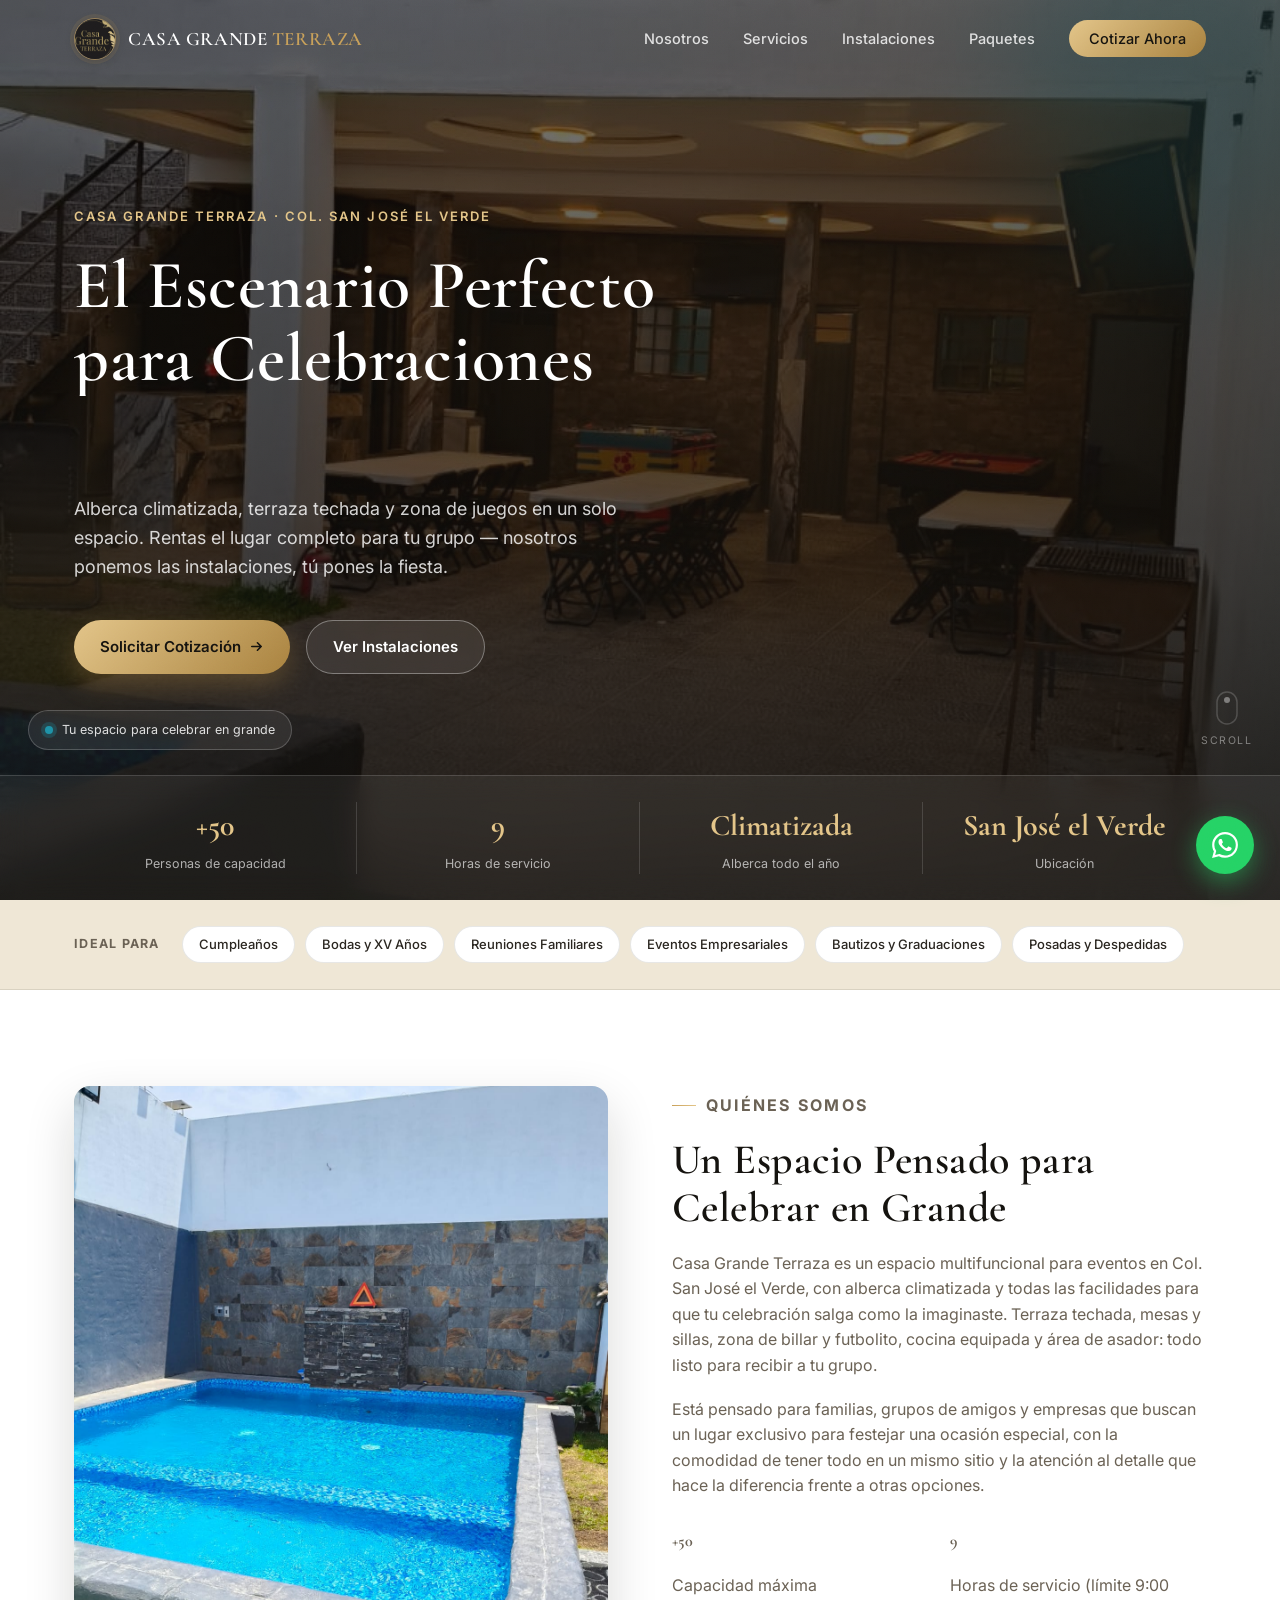
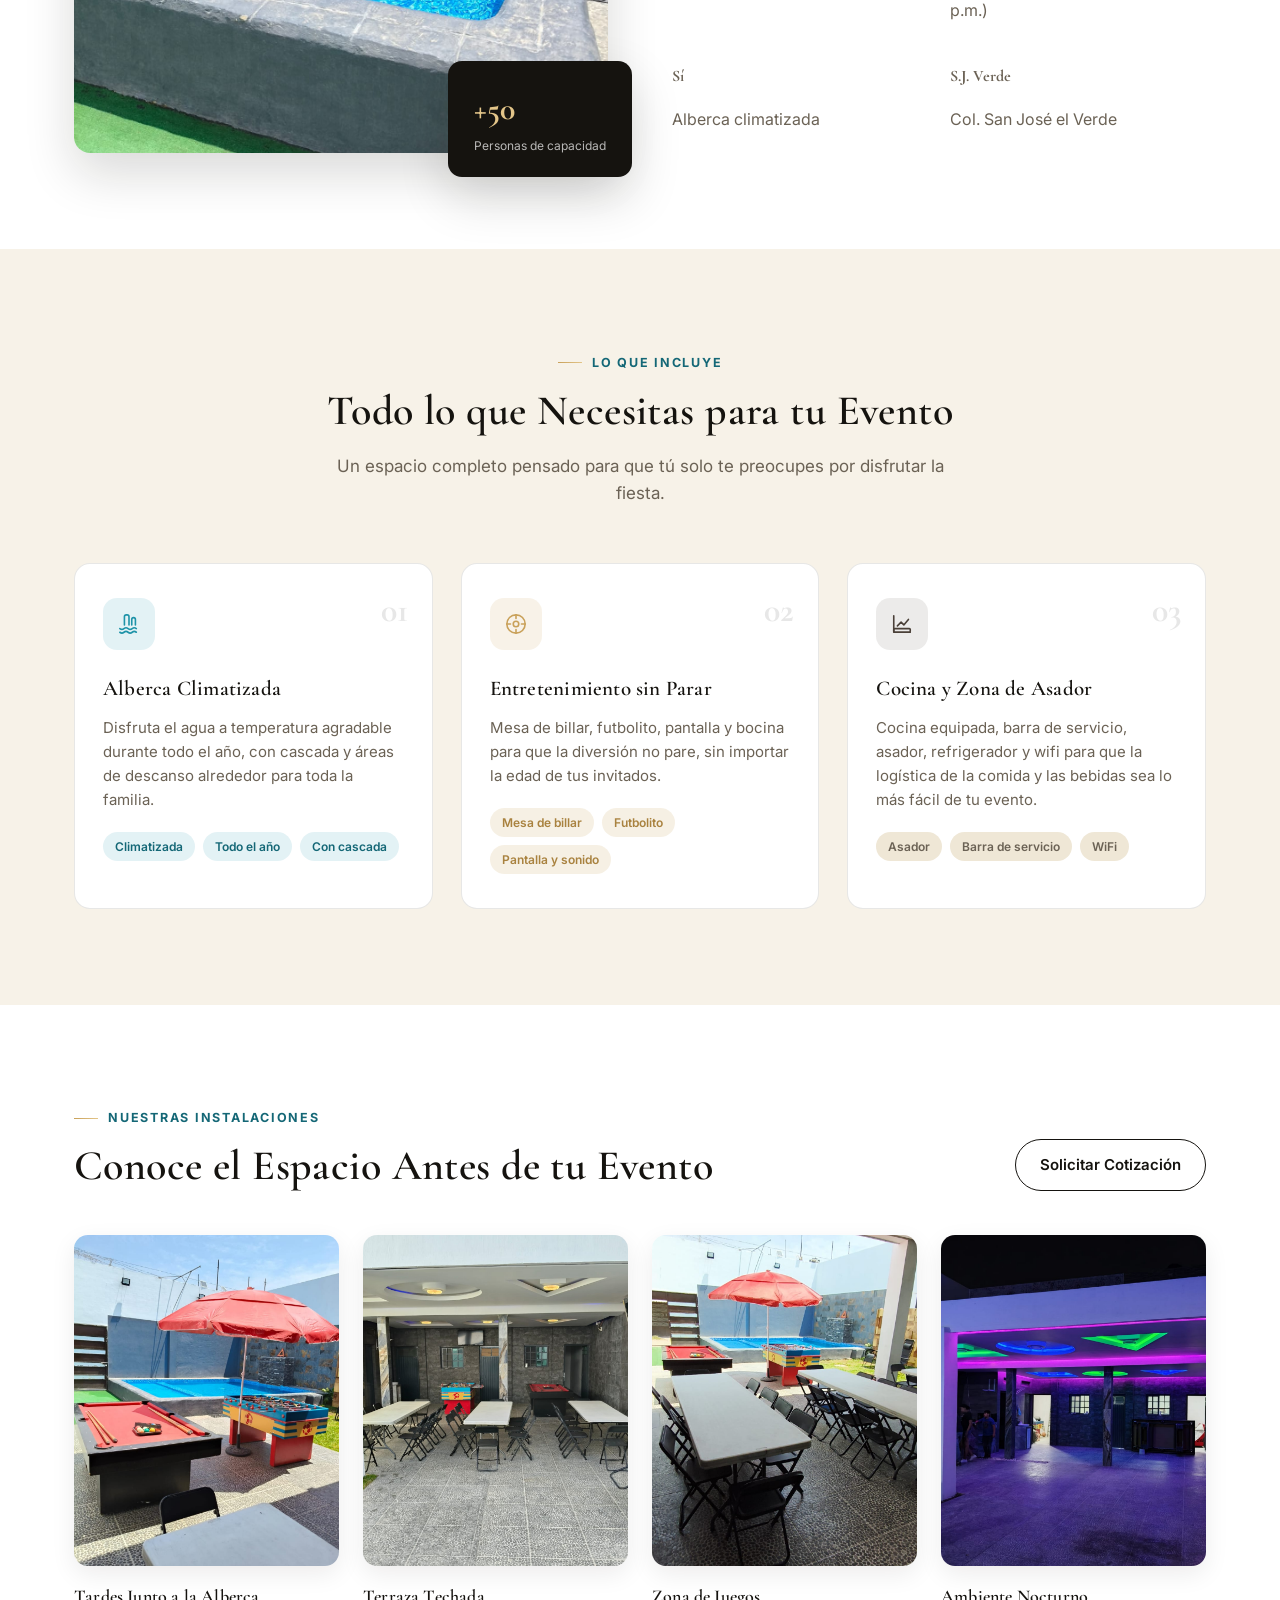
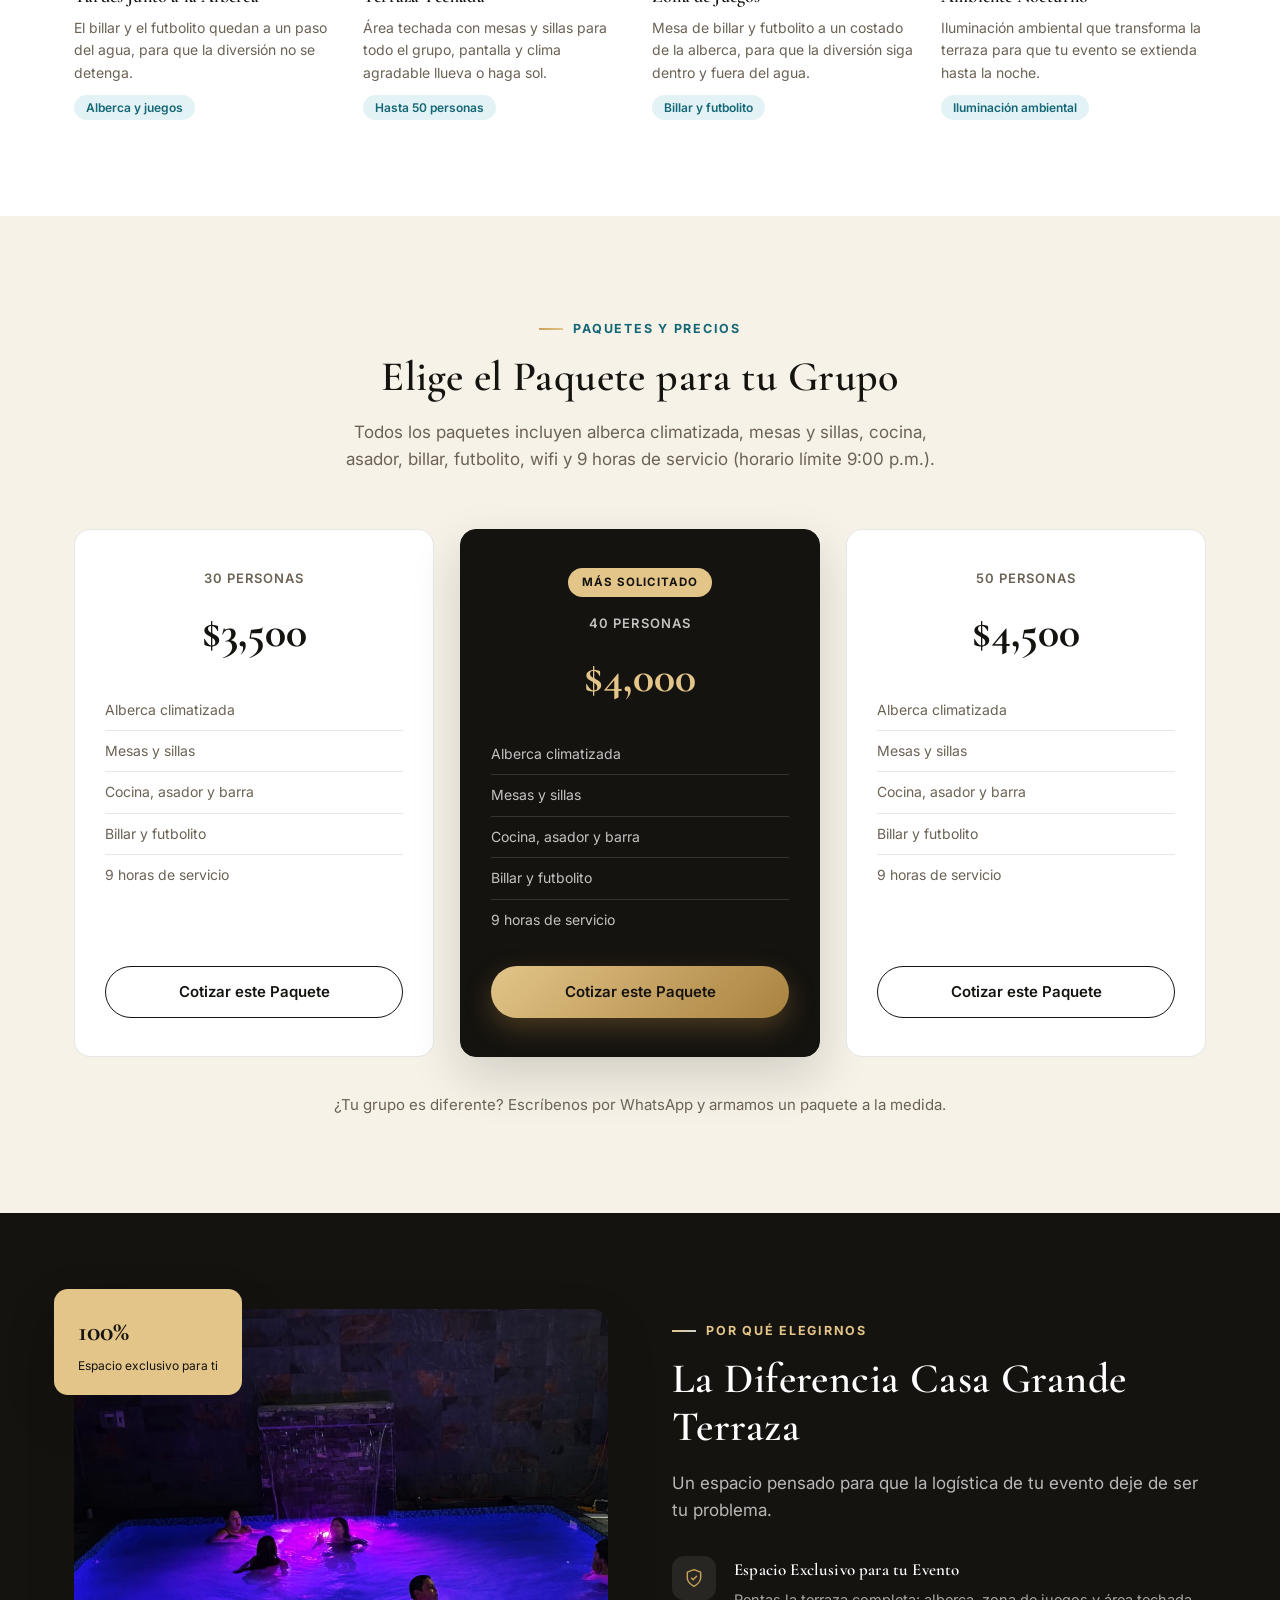
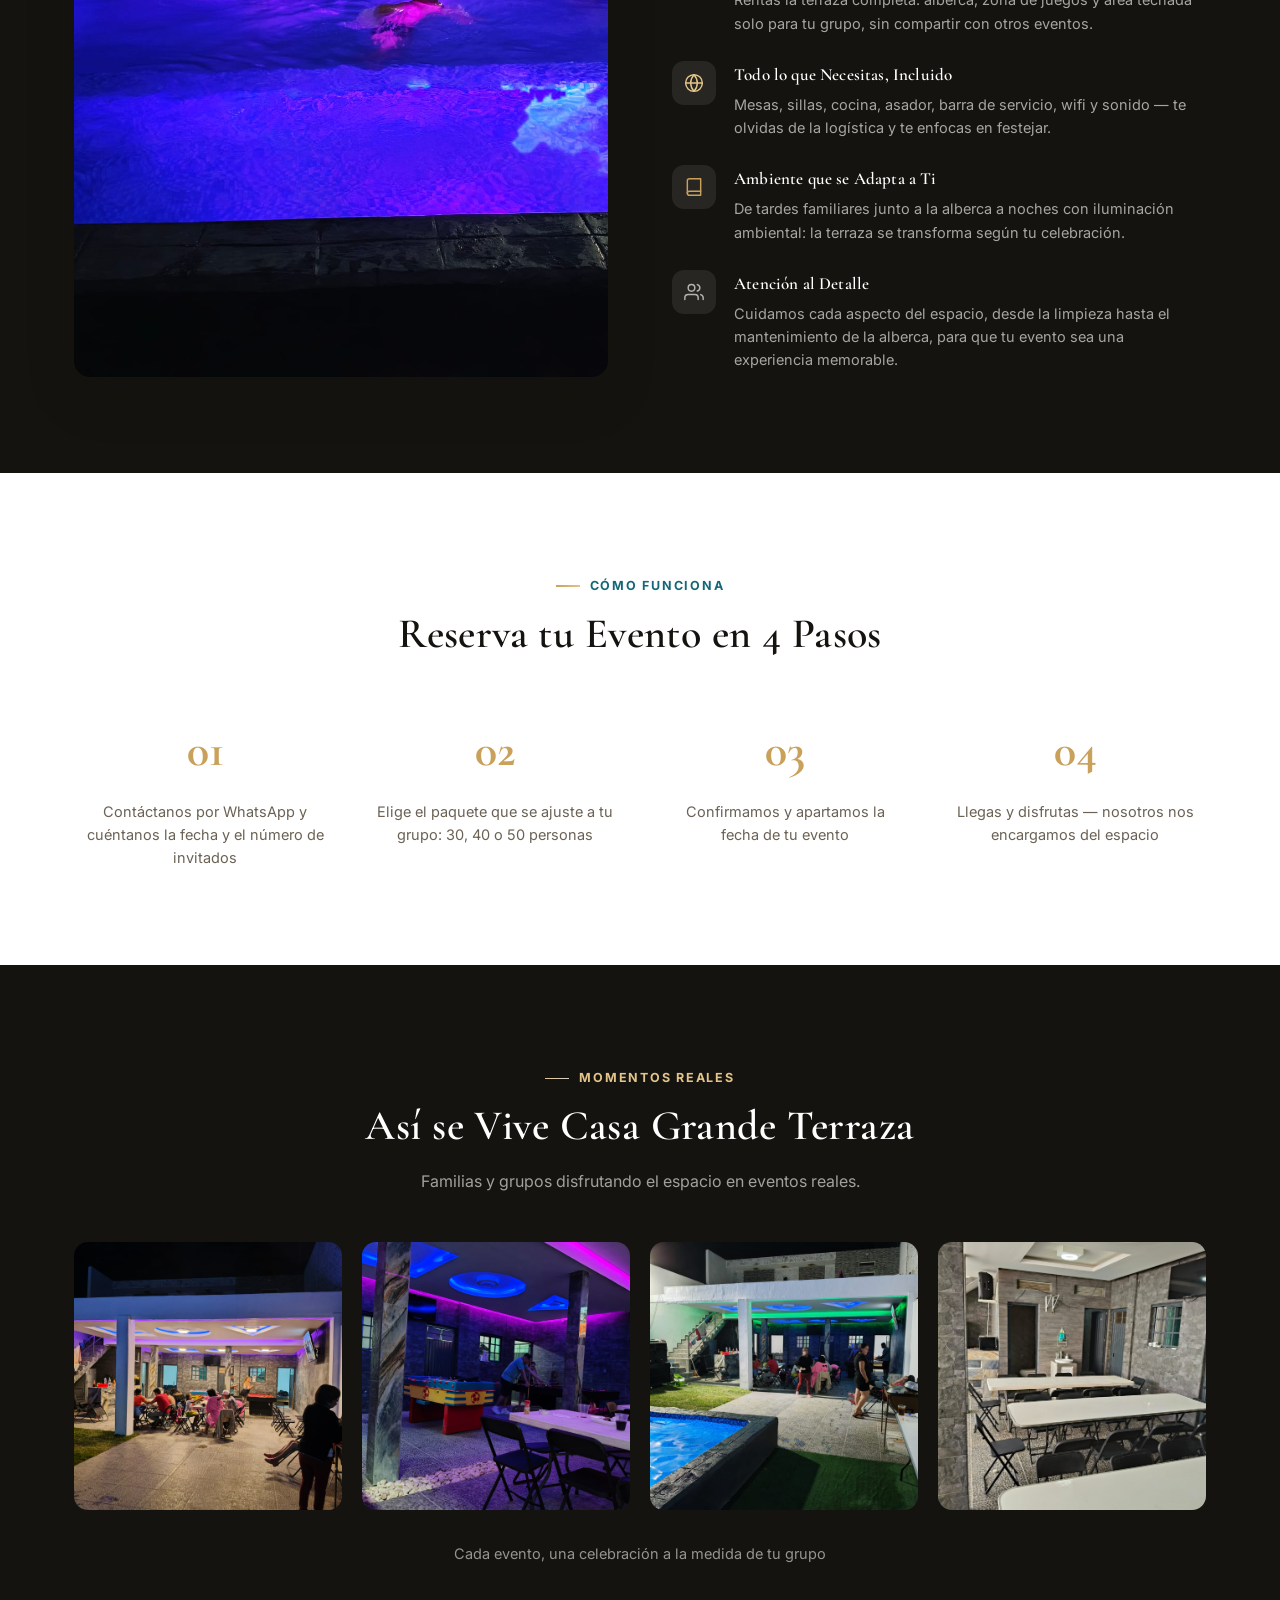
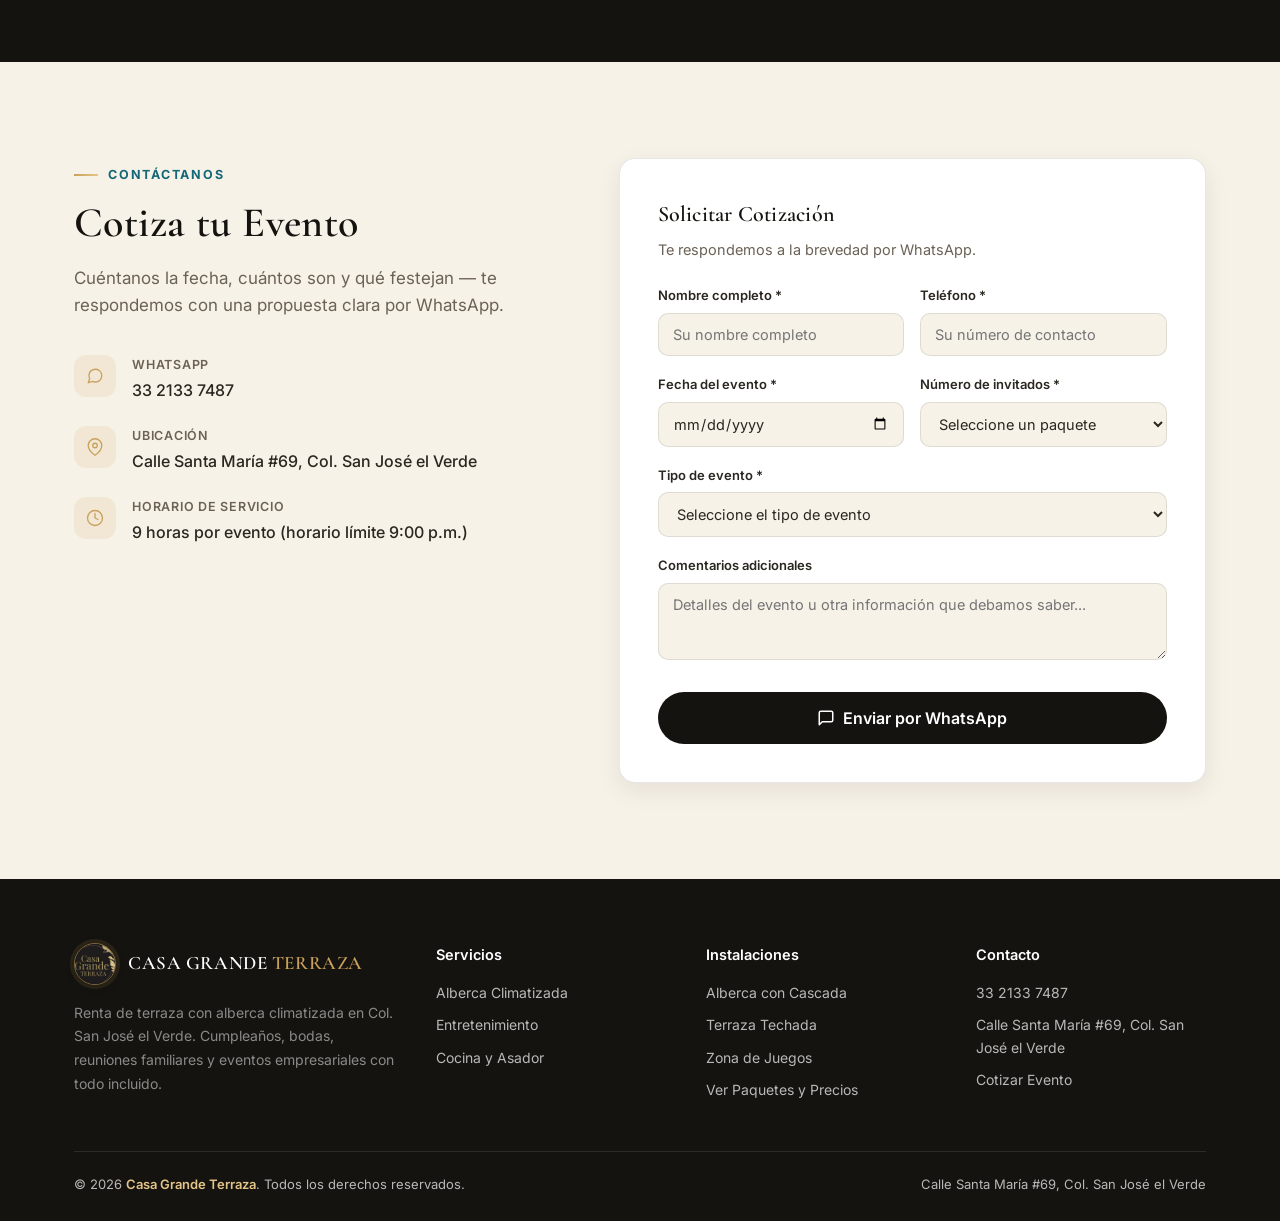
<file: tours.html>
<!DOCTYPE html>
<html lang="es">
<head>
  <meta charset="UTF-8">
  <meta name="viewport" content="width=device-width, initial-scale=1.0">
  <title>Casa Grande Terraza — Renta de Terraza con Alberca para Eventos en San José el Verde</title>
  <meta name="description" content="Renta de terraza con alberca climatizada para cumpleaños, bodas, reuniones familiares y eventos empresariales en Col. San José el Verde. Incluye mesas, sillas, cocina, asador, billar y futbolito. Cotiza por WhatsApp.">
  <meta name="keywords" content="renta de terraza para eventos, salón con alberca para fiestas, renta de alberca climatizada, terraza para bodas, renta de espacio para fiestas San José el Verde, alberca para eventos">
  <meta property="og:title" content="Casa Grande Terraza — Tu Espacio para Celebrar en Grande">
  <meta property="og:description" content="Terraza techada con alberca climatizada, zona de juegos y todo lo necesario para tu próximo evento. Capacidad hasta 50 personas.">
  <meta property="og:type" content="website">
  <meta property="og:image" content="imagenes/alberca-cascada-dia.jpeg">
  <link rel="icon" type="image/svg+xml" href="data:image/svg+xml,%3Csvg xmlns='http://www.w3.org/2000/svg' viewBox='0 0 100 100'%3E%3Ccircle cx='50' cy='50' r='48' fill='%23181510'/%3E%3Ctext x='50' y='68' font-family='Georgia,serif' font-weight='700' font-size='54' fill='%23c9a15a' text-anchor='middle'%3EC%3C/text%3E%3C/svg%3E">
  <link rel="preconnect" href="https://fonts.googleapis.com">
  <link rel="preconnect" href="https://fonts.gstatic.com" crossorigin>
  <link href="https://fonts.googleapis.com/css2?family=Inter:wght@400;500;600;700&family=Cormorant+Garamond:wght@500;600;700&display=swap" rel="stylesheet">
  <link rel="stylesheet" href="styles.css">
</head>
<body>

<!-- LOADER -->
<div id="loader" aria-hidden="true">
  <div class="ld-logo">
    <div class="ld-drops">
      <span class="ld-drop"></span>
      <span class="ld-drop"></span>
      <span class="ld-drop"></span>
    </div>
    <div class="ld-brand">
      <p class="ld-name">Casa Grande Terraza</p>
      <p class="ld-tag">Tu espacio para celebrar en grande</p>
    </div>
  </div>
  <div class="ld-progress">
    <div class="ld-track"><div class="ld-fill"></div></div>
    <p class="ld-note">Cargando</p>
  </div>
</div>

<!-- NAV -->
<nav id="nav" role="navigation" aria-label="Menú principal">
  <div class="nav-wrap">
    <a href="#" class="logo" aria-label="Casa Grande Terraza">
      <span class="logo-badge">
        <img src="imagenes/logo-casa-grande-terraza.jpeg" alt="Casa Grande Terraza" loading="eager">
      </span>
      <div class="logo-word">CASA GRANDE <em>TERRAZA</em></div>
    </a>
    <ul class="nav-links" role="list">
      <li><a href="#about">Nosotros</a></li>
      <li><a href="#services">Servicios</a></li>
      <li><a href="#flotilla">Instalaciones</a></li>
      <li><a href="#paquetes">Paquetes</a></li>
      <li><a href="#contact" class="nav-cta">Cotizar Ahora</a></li>
    </ul>
    <button class="hamburger" id="ham" aria-label="Abrir menú" aria-expanded="false">
      <span></span><span></span><span></span>
    </button>
  </div>
</nav>

<div id="mob" class="mob-menu" role="navigation" aria-label="Menú móvil">
  <a href="#about">Nosotros</a>
  <a href="#services">Servicios</a>
  <a href="#flotilla">Instalaciones</a>
  <a href="#paquetes">Paquetes</a>
  <a href="#contact">Cotizar Ahora</a>
</div>

<main>

<!-- HERO -->
<section id="hero" aria-label="Encabezado principal">
  <div class="hero-bg" aria-hidden="true">
    <img src="imagenes/terraza-alberca-vista-dia.jpeg" alt="Vista general de la terraza techada y la alberca de Casa Grande Terraza" loading="eager">
  </div>
  <div class="hero-ov" aria-hidden="true"></div>
  <canvas id="pcanvas" aria-hidden="true"></canvas>

  <div class="hero-body">
    <div class="wrap">
      <p class="hero-eyebrow">Casa Grande Terraza · Col. San José el Verde</p>
      <h1 class="hero-h1">
        <span class="h1-line"><span class="h1-inner">El Escenario Perfecto</span></span>
        <span class="h1-line"><span class="h1-inner">para Celebraciones</span></span>
        <span class="h1-line h1-accent"><span class="h1-inner"><span class="accent-cycle" id="accentCycle">Inolvidables</span></span></span>
      </h1>
      <p class="hero-p">
        Alberca climatizada, terraza techada y zona de juegos en un solo espacio. Rentas el lugar completo para tu grupo — nosotros ponemos las instalaciones, tú pones la fiesta.
      </p>
      <div class="hero-btns">
        <a href="https://wa.me/523321337487?text=Hola%2C%20me%20interesa%20cotizar%20un%20evento%20en%20Casa%20Grande%20Terraza" target="_blank" rel="noopener noreferrer" class="btn-primary">
          Solicitar Cotización
          <svg width="15" height="15" viewBox="0 0 16 16" fill="none" aria-hidden="true">
            <path d="M3 8h10M9 4l4 4-4 4" stroke="currentColor" stroke-width="1.75" stroke-linecap="round" stroke-linejoin="round"/>
          </svg>
        </a>
        <a href="#flotilla" class="btn-secondary">Ver Instalaciones</a>
      </div>
    </div>
  </div>

  <div class="hero-stats" aria-label="Cifras clave">
    <div class="wrap">
      <div class="stats-row">
        <div class="stat-col">
          <span class="stat-val" data-hero-count="50" data-prefix="+" data-suffix="">+0</span>
          <span class="stat-lbl">Personas de capacidad</span>
        </div>
        <div class="stat-col">
          <span class="stat-val" data-hero-count="9" data-prefix="" data-suffix="">0</span>
          <span class="stat-lbl">Horas de servicio</span>
        </div>
        <div class="stat-col">
          <span class="stat-val">Climatizada</span>
          <span class="stat-lbl">Alberca todo el año</span>
        </div>
        <div class="stat-col">
          <span class="stat-val">San José el Verde</span>
          <span class="stat-lbl">Ubicación</span>
        </div>
      </div>
    </div>
  </div>

  <div class="hero-deco" aria-hidden="true">
    <div class="hero-orb hero-orb--1"></div>
    <div class="hero-orb hero-orb--2"></div>
    <div class="hero-beam"></div>
  </div>
  <div class="hero-scroll-cue" aria-hidden="true">
    <svg width="22" height="34" viewBox="0 0 22 34" fill="none">
      <rect x="1" y="1" width="20" height="32" rx="10" stroke="rgba(255,255,255,.25)" stroke-width="1.5"/>
      <circle class="mouse-dot" cx="11" cy="9" r="3" fill="rgba(255,255,255,.55)"/>
    </svg>
    <span class="scroll-label">Scroll</span>
  </div>
  <div class="hero-badge" aria-hidden="true">
    <span class="hb-dot"></span>
    <span class="hb-text">Tu espacio para celebrar en grande</span>
  </div>
</section>

<!-- TRUST BAR -->
<section id="trust" aria-label="Ocasiones que atendemos">
  <div class="wrap">
    <div class="trust-row">
      <p class="trust-label">Ideal para</p>
      <div class="trust-chips">
        <span class="trust-chip">Cumpleaños</span>
        <span class="trust-chip">Bodas y XV Años</span>
        <span class="trust-chip">Reuniones Familiares</span>
        <span class="trust-chip">Eventos Empresariales</span>
        <span class="trust-chip">Bautizos y Graduaciones</span>
        <span class="trust-chip">Posadas y Despedidas</span>
      </div>
    </div>
  </div>
</section>

<!-- ABOUT -->
<section id="about" class="section bg-white">
  <div class="wrap">
    <div class="about-grid">
      <div class="about-img-wrap rev from-l">
        <div class="about-img-main">
          <img
            src="imagenes/alberca-cascada-dia.jpeg"
            alt="Alberca climatizada con cascada de Casa Grande Terraza" loading="lazy">
        </div>
        <div class="about-accent">
          <p class="a-num">+50</p>
          <p class="a-lbl">Personas de capacidad</p>
        </div>
      </div>
      <div class="about-text rev">
        <p class="eyebrow">Quiénes somos</p>
        <h2 class="heading">Un Espacio Pensado para Celebrar en Grande</h2>
        <p>Casa Grande Terraza es un espacio multifuncional para eventos en Col. San José el Verde, con alberca climatizada y todas las facilidades para que tu celebración salga como la imaginaste. Terraza techada, mesas y sillas, zona de billar y futbolito, cocina equipada y área de asador: todo listo para recibir a tu grupo.</p>
        <p>Está pensado para familias, grupos de amigos y empresas que buscan un lugar exclusivo para festejar una ocasión especial, con la comodidad de tener todo en un mismo sitio y la atención al detalle que hace la diferencia frente a otras opciones.</p>
        <div class="about-stats">
          <div class="a-stat">
            <p class="a-stat-n" data-count="50" data-prefix="+" data-suffix=""></p>
            <p class="a-stat-l">Capacidad máxima</p>
          </div>
          <div class="a-stat">
            <p class="a-stat-n" data-count="9" data-prefix="" data-suffix=""></p>
            <p class="a-stat-l">Horas de servicio (límite 9:00 p.m.)</p>
          </div>
          <div class="a-stat">
            <p class="a-stat-n">Sí</p>
            <p class="a-stat-l">Alberca climatizada</p>
          </div>
          <div class="a-stat">
            <p class="a-stat-n">S.J. Verde</p>
            <p class="a-stat-l">Col. San José el Verde</p>
          </div>
        </div>
      </div>
    </div>
  </div>
</section>

<!-- SERVICES -->
<section id="services" class="section bg-off">
  <div class="wrap">
    <div class="section-head section-head--center">
      <p class="eyebrow">Lo que incluye</p>
      <h2 class="heading">Todo lo que Necesitas para tu Evento</h2>
      <p class="sub">Un espacio completo pensado para que tú solo te preocupes por disfrutar la fiesta.</p>
    </div>
    <div class="svc-grid">

      <div class="svc-card rev d1">
        <span class="svc-num" aria-hidden="true">01</span>
        <div class="svc-icon ic-blue">
          <svg width="22" height="22" viewBox="0 0 24 24" fill="none" stroke="#1e93a8" stroke-width="1.75" stroke-linecap="round" stroke-linejoin="round" aria-hidden="true">
            <path d="M2 17c1.5 1.2 3 1.2 4.5 0s3-1.2 4.5 0 3 1.2 4.5 0 3-1.2 4.5 0"/>
            <path d="M2 21c1.5 1.2 3 1.2 4.5 0s3-1.2 4.5 0 3 1.2 4.5 0 3-1.2 4.5 0"/>
            <path d="M7 13V4a2 2 0 0 1 2-2h1a2 2 0 0 1 2 2v9"/>
            <path d="M15 13V7a2 2 0 0 1 2-2 2 2 0 0 1 2 2v6"/>
          </svg>
        </div>
        <h3>Alberca Climatizada</h3>
        <p>Disfruta el agua a temperatura agradable durante todo el año, con cascada y áreas de descanso alrededor para toda la familia.</p>
        <div class="svc-tags">
          <span class="tag tag-b">Climatizada</span>
          <span class="tag tag-b">Todo el año</span>
          <span class="tag tag-b">Con cascada</span>
        </div>
      </div>

      <div class="svc-card rev d2">
        <span class="svc-num" aria-hidden="true">02</span>
        <div class="svc-icon ic-green">
          <svg width="22" height="22" viewBox="0 0 24 24" fill="none" stroke="#c9a15a" stroke-width="1.75" stroke-linecap="round" stroke-linejoin="round" aria-hidden="true">
            <circle cx="12" cy="12" r="10"/>
            <circle cx="12" cy="12" r="3"/>
            <path d="M12 2v4M12 18v4M2 12h4M18 12h4"/>
          </svg>
        </div>
        <h3>Entretenimiento sin Parar</h3>
        <p>Mesa de billar, futbolito, pantalla y bocina para que la diversión no pare, sin importar la edad de tus invitados.</p>
        <div class="svc-tags">
          <span class="tag tag-g">Mesa de billar</span>
          <span class="tag tag-g">Futbolito</span>
          <span class="tag tag-g">Pantalla y sonido</span>
        </div>
      </div>

      <div class="svc-card rev d3">
        <span class="svc-num" aria-hidden="true">03</span>
        <div class="svc-icon ic-slate">
          <svg width="22" height="22" viewBox="0 0 24 24" fill="none" stroke="#4A4038" stroke-width="1.75" stroke-linecap="round" stroke-linejoin="round" aria-hidden="true">
            <path d="M3 3v18h18"/>
            <path d="M7 14l4-4 3 3 5-6"/>
            <rect x="3" y="17" width="18" height="4" rx="1"/>
          </svg>
        </div>
        <h3>Cocina y Zona de Asador</h3>
        <p>Cocina equipada, barra de servicio, asador, refrigerador y wifi para que la logística de la comida y las bebidas sea lo más fácil de tu evento.</p>
        <div class="svc-tags">
          <span class="tag">Asador</span>
          <span class="tag">Barra de servicio</span>
          <span class="tag">WiFi</span>
        </div>
      </div>

    </div>
  </div>
</section>

<!-- INSTALACIONES -->
<section id="flotilla" class="section bg-white">
  <div class="wrap">
    <div class="prod-header">
      <div>
        <p class="eyebrow">Nuestras Instalaciones</p>
        <h2 class="heading">Conoce el Espacio Antes de tu Evento</h2>
      </div>
      <a href="#contact" class="btn-outline rev">Solicitar Cotización</a>
    </div>
    <div class="prod-grid">

      <div class="prod-card rev d1">
        <div class="prod-photo">
          <img src="imagenes/alberca-juegos-vista-dia.jpeg" alt="Zona de alberca con mesa de billar y futbolito bajo sombrilla en Casa Grande Terraza" loading="lazy">
        </div>
        <h3>Tardes Junto a la Alberca</h3>
        <p>El billar y el futbolito quedan a un paso del agua, para que la diversión no se detenga.</p>
        <span class="prod-pill">Alberca y juegos</span>
      </div>

      <div class="prod-card rev d2">
        <div class="prod-photo">
          <img src="imagenes/terraza-techada-dia.jpeg" alt="Terraza techada con mesas, sillas y pantalla en Casa Grande Terraza" loading="lazy">
        </div>
        <h3>Terraza Techada</h3>
        <p>Área techada con mesas y sillas para todo el grupo, pantalla y clima agradable llueva o haga sol.</p>
        <span class="prod-pill">Hasta 50 personas</span>
      </div>

      <div class="prod-card rev d3">
        <div class="prod-photo">
          <img src="imagenes/billar-futbolito-alberca-dia.jpeg" alt="Zona de juegos con mesa de billar y futbolito junto a la alberca" loading="lazy">
        </div>
        <h3>Zona de Juegos</h3>
        <p>Mesa de billar y futbolito a un costado de la alberca, para que la diversión siga dentro y fuera del agua.</p>
        <span class="prod-pill">Billar y futbolito</span>
      </div>

      <div class="prod-card rev d4">
        <div class="prod-photo">
          <img src="imagenes/ambiente-neon-terraza.jpeg" alt="Terraza de Casa Grande Terraza con iluminación ambiental nocturna" loading="lazy">
        </div>
        <h3>Ambiente Nocturno</h3>
        <p>Iluminación ambiental que transforma la terraza para que tu evento se extienda hasta la noche.</p>
        <span class="prod-pill">Iluminación ambiental</span>
      </div>

    </div>
  </div>
</section>

<!-- PAQUETES / PRECIOS -->
<section id="paquetes" class="section bg-off">
  <div class="wrap">
    <div class="section-head section-head--center">
      <p class="eyebrow">Paquetes y Precios</p>
      <h2 class="heading">Elige el Paquete para tu Grupo</h2>
      <p class="sub">Todos los paquetes incluyen alberca climatizada, mesas y sillas, cocina, asador, billar, futbolito, wifi y 9 horas de servicio (horario límite 9:00 p.m.).</p>
    </div>
    <div class="pkg-grid">

      <div class="pkg-card rev d1">
        <p class="pkg-cap">30 Personas</p>
        <p class="pkg-price">$3,500</p>
        <ul class="pkg-list">
          <li>Alberca climatizada</li>
          <li>Mesas y sillas</li>
          <li>Cocina, asador y barra</li>
          <li>Billar y futbolito</li>
          <li>9 horas de servicio</li>
        </ul>
        <a href="https://wa.me/523321337487?text=Hola%2C%20me%20interesa%20el%20paquete%20de%2030%20personas%20de%20Casa%20Grande%20Terraza" target="_blank" rel="noopener noreferrer" class="btn-outline">Cotizar este Paquete</a>
      </div>

      <div class="pkg-card pkg-card--featured rev d2">
        <p class="pkg-tag">Más solicitado</p>
        <p class="pkg-cap">40 Personas</p>
        <p class="pkg-price">$4,000</p>
        <ul class="pkg-list">
          <li>Alberca climatizada</li>
          <li>Mesas y sillas</li>
          <li>Cocina, asador y barra</li>
          <li>Billar y futbolito</li>
          <li>9 horas de servicio</li>
        </ul>
        <a href="https://wa.me/523321337487?text=Hola%2C%20me%20interesa%20el%20paquete%20de%2040%20personas%20de%20Casa%20Grande%20Terraza" target="_blank" rel="noopener noreferrer" class="btn-primary">Cotizar este Paquete</a>
      </div>

      <div class="pkg-card rev d3">
        <p class="pkg-cap">50 Personas</p>
        <p class="pkg-price">$4,500</p>
        <ul class="pkg-list">
          <li>Alberca climatizada</li>
          <li>Mesas y sillas</li>
          <li>Cocina, asador y barra</li>
          <li>Billar y futbolito</li>
          <li>9 horas de servicio</li>
        </ul>
        <a href="https://wa.me/523321337487?text=Hola%2C%20me%20interesa%20el%20paquete%20de%2050%20personas%20de%20Casa%20Grande%20Terraza" target="_blank" rel="noopener noreferrer" class="btn-outline">Cotizar este Paquete</a>
      </div>

    </div>
    <p class="pkg-note rev">¿Tu grupo es diferente? Escríbenos por WhatsApp y armamos un paquete a la medida.</p>
  </div>
</section>

<!-- WHY -->
<section id="why" class="section bg-navy">
  <div class="wrap">
    <div class="why-grid">
      <div class="why-img-wrap rev from-r">
        <div class="why-img-main">
          <img
            src="imagenes/alberca-noche-familia.jpeg"
            alt="Familia disfrutando la alberca climatizada de Casa Grande Terraza por la noche" loading="lazy">
        </div>
        <div class="why-img-badge">
          <p class="wib-n">100%</p>
          <p class="wib-l">Espacio exclusivo para ti</p>
        </div>
      </div>
      <div class="why-content rev">
        <p class="eyebrow eyebrow--white">Por qué elegirnos</p>
        <h2 class="heading heading--white">La Diferencia Casa Grande Terraza</h2>
        <p class="sub sub--white">Un espacio pensado para que la logística de tu evento deje de ser tu problema.</p>
        <div class="benefit-list">
          <div class="benefit">
            <div class="ben-icon ben-icon-b">
              <svg width="20" height="20" viewBox="0 0 24 24" fill="none" stroke="#c9a15a" stroke-width="1.75" stroke-linecap="round" stroke-linejoin="round" aria-hidden="true">
                <path d="M12 22s8-4 8-10V5l-8-3-8 3v7c0 6 8 10 8 10z"/>
                <polyline points="9 12 11 14 15 10"/>
              </svg>
            </div>
            <div>
              <h4>Espacio Exclusivo para tu Evento</h4>
              <p>Rentas la terraza completa: alberca, zona de juegos y área techada solo para tu grupo, sin compartir con otros eventos.</p>
            </div>
          </div>
          <div class="benefit">
            <div class="ben-icon ben-icon-g">
              <svg width="20" height="20" viewBox="0 0 24 24" fill="none" stroke="#e3c589" stroke-width="1.75" stroke-linecap="round" stroke-linejoin="round" aria-hidden="true">
                <circle cx="12" cy="12" r="10"/>
                <line x1="2" y1="12" x2="22" y2="12"/>
                <path d="M12 2a15.3 15.3 0 0 1 4 10 15.3 15.3 0 0 1-4 10 15.3 15.3 0 0 1-4-10 15.3 15.3 0 0 1 4-10z"/>
              </svg>
            </div>
            <div>
              <h4>Todo lo que Necesitas, Incluido</h4>
              <p>Mesas, sillas, cocina, asador, barra de servicio, wifi y sonido — te olvidas de la logística y te enfocas en festejar.</p>
            </div>
          </div>
          <div class="benefit">
            <div class="ben-icon ben-icon-b">
              <svg width="20" height="20" viewBox="0 0 24 24" fill="none" stroke="#c9a15a" stroke-width="1.75" stroke-linecap="round" stroke-linejoin="round" aria-hidden="true">
                <path d="M4 19.5A2.5 2.5 0 0 1 6.5 17H20"/>
                <path d="M6.5 2H20v20H6.5A2.5 2.5 0 0 1 4 19.5v-15A2.5 2.5 0 0 1 6.5 2z"/>
              </svg>
            </div>
            <div>
              <h4>Ambiente que se Adapta a Ti</h4>
              <p>De tardes familiares junto a la alberca a noches con iluminación ambiental: la terraza se transforma según tu celebración.</p>
            </div>
          </div>
          <div class="benefit">
            <div class="ben-icon ben-icon-w">
              <svg width="20" height="20" viewBox="0 0 24 24" fill="none" stroke="rgba(255,255,255,.65)" stroke-width="1.75" stroke-linecap="round" stroke-linejoin="round" aria-hidden="true">
                <path d="M17 21v-2a4 4 0 0 0-4-4H5a4 4 0 0 0-4 4v2"/>
                <circle cx="9" cy="7" r="4"/>
                <path d="M23 21v-2a4 4 0 0 0-3-3.87"/>
                <path d="M16 3.13a4 4 0 0 1 0 7.75"/>
              </svg>
            </div>
            <div>
              <h4>Atención al Detalle</h4>
              <p>Cuidamos cada aspecto del espacio, desde la limpieza hasta el mantenimiento de la alberca, para que tu evento sea una experiencia memorable.</p>
            </div>
          </div>
        </div>
      </div>
    </div>
  </div>
</section>

<!-- CÓMO FUNCIONA -->
<section id="numbers">
  <div class="wrap">
    <div class="section-head section-head--center">
      <p class="eyebrow">Cómo funciona</p>
      <h2 class="heading">Reserva tu Evento en 4 Pasos</h2>
    </div>
    <div class="numbers-grid">
      <div class="number-item rev d1">
        <p class="num-v">01</p>
        <p class="num-l">Contáctanos por WhatsApp y cuéntanos la fecha y el número de invitados</p>
      </div>
      <div class="number-item rev d2">
        <p class="num-v">02</p>
        <p class="num-l">Elige el paquete que se ajuste a tu grupo: 30, 40 o 50 personas</p>
      </div>
      <div class="number-item rev d3">
        <p class="num-v">03</p>
        <p class="num-l">Confirmamos y apartamos la fecha de tu evento</p>
      </div>
      <div class="number-item rev d4">
        <p class="num-v">04</p>
        <p class="num-l">Llegas y disfrutas — nosotros nos encargamos del espacio</p>
      </div>
    </div>
  </div>
</section>

<!-- GALERÍA -->
<section id="galeria">
  <div class="wrap">
    <div class="brands-head rev">
      <p class="eyebrow eyebrow--white">Momentos Reales</p>
      <h2 class="heading heading--white">Así se Vive Casa Grande Terraza</h2>
      <p class="brands-sub">Familias y grupos disfrutando el espacio en eventos reales.</p>
    </div>
    <div class="brands-grid">
      <div class="brand-card rev d1">
        <div class="brand-card-inner">
          <img src="imagenes/evento-noche-alberca.jpeg" alt="Grupo de invitados disfrutando un evento nocturno en Casa Grande Terraza" loading="lazy">
        </div>
      </div>
      <div class="brand-card rev d2">
        <div class="brand-card-inner">
          <img src="imagenes/juegos-neon-noche.jpeg" alt="Invitados jugando futbolito por la noche en Casa Grande Terraza" loading="lazy">
        </div>
      </div>
      <div class="brand-card rev d3">
        <div class="brand-card-inner">
          <img src="imagenes/fiesta-nocturna-jardin.jpeg" alt="Evento nocturno junto a la alberca en Casa Grande Terraza" loading="lazy">
        </div>
      </div>
      <div class="brand-card rev d4">
        <div class="brand-card-inner">
          <img src="imagenes/comedor-techado.jpeg" alt="Área de comedor techada con mesas listas para un evento" loading="lazy">
        </div>
      </div>
    </div>
    <p class="brands-note rev">Cada evento, una celebración a la medida de tu grupo</p>
  </div>
</section>

<!-- CONTACT -->
<section id="contact" class="section bg-off">
  <div class="wrap">
    <div class="contact-grid">

      <div class="contact-info rev from-l">
        <p class="eyebrow">Contáctanos</p>
        <h2 class="heading">Cotiza tu Evento</h2>
        <p class="sub" style="margin-bottom:36px">Cuéntanos la fecha, cuántos son y qué festejan — te respondemos con una propuesta clara por WhatsApp.</p>
        <div class="c-item">
          <div class="c-icon">
            <svg width="18" height="18" viewBox="0 0 24 24" fill="none" stroke="#c9a15a" stroke-width="1.75" stroke-linecap="round" stroke-linejoin="round" aria-hidden="true">
              <path d="M21 11.5a8.38 8.38 0 0 1-.9 3.8 8.5 8.5 0 0 1-7.6 4.7 8.38 8.38 0 0 1-3.8-.9L3 21l1.9-5.7a8.38 8.38 0 0 1-.9-3.8 8.5 8.5 0 0 1 4.7-7.6 8.38 8.38 0 0 1 3.8-.9h.5a8.48 8.48 0 0 1 8 8v.5z"/>
            </svg>
          </div>
          <div>
            <p class="c-label">WhatsApp</p>
            <p class="c-value"><a href="https://wa.me/523321337487" target="_blank" rel="noopener noreferrer">33 2133 7487</a></p>
          </div>
        </div>
        <div class="c-item">
          <div class="c-icon">
            <svg width="18" height="18" viewBox="0 0 24 24" fill="none" stroke="#c9a15a" stroke-width="1.75" stroke-linecap="round" stroke-linejoin="round" aria-hidden="true">
              <path d="M21 10c0 7-9 13-9 13S3 17 3 10a9 9 0 0 1 18 0z"/>
              <circle cx="12" cy="10" r="3"/>
            </svg>
          </div>
          <div>
            <p class="c-label">Ubicación</p>
            <p class="c-value">Calle Santa María #69, Col. San José el Verde</p>
          </div>
        </div>
        <div class="c-item">
          <div class="c-icon">
            <svg width="18" height="18" viewBox="0 0 24 24" fill="none" stroke="#c9a15a" stroke-width="1.75" stroke-linecap="round" stroke-linejoin="round" aria-hidden="true">
              <circle cx="12" cy="12" r="10"/>
              <polyline points="12 6 12 12 16 14"/>
            </svg>
          </div>
          <div>
            <p class="c-label">Horario de servicio</p>
            <p class="c-value">9 horas por evento (horario límite 9:00 p.m.)</p>
          </div>
        </div>
      </div>

      <div class="rev">
        <div class="form-wrap">
          <h3>Solicitar Cotización</h3>
          <p class="form-sub">Te respondemos a la brevedad por WhatsApp.</p>
          <form id="cForm" novalidate>
            <div class="frow">
              <div class="fg">
                <label class="fl" for="fn">Nombre completo *</label>
                <input class="fi" type="text" id="fn" name="nombre" placeholder="Su nombre completo" required autocomplete="name">
              </div>
              <div class="fg">
                <label class="fl" for="ft">Teléfono *</label>
                <input class="fi" type="tel" id="ft" name="telefono" placeholder="Su número de contacto" required autocomplete="tel">
              </div>
            </div>
            <div class="frow">
              <div class="fg">
                <label class="fl" for="ffe">Fecha del evento *</label>
                <input class="fi" type="date" id="ffe" name="fecha_evento" required>
              </div>
              <div class="fg">
                <label class="fl" for="fp">Número de invitados *</label>
                <select class="fi" id="fp" name="invitados" required>
                  <option value="">Seleccione un paquete</option>
                  <option value="30 personas">30 personas</option>
                  <option value="40 personas">40 personas</option>
                  <option value="50 personas">50 personas</option>
                  <option value="Otro">Otro número de invitados</option>
                </select>
              </div>
            </div>
            <div class="fg">
              <label class="fl" for="fs">Tipo de evento *</label>
              <select class="fi" id="fs" name="tipo" required>
                <option value="">Seleccione el tipo de evento</option>
                <option value="Cumpleaños">Cumpleaños</option>
                <option value="Boda o XV años">Boda o XV años</option>
                <option value="Reunión familiar">Reunión familiar</option>
                <option value="Evento empresarial">Evento empresarial</option>
                <option value="Bautizo o graduación">Bautizo o graduación</option>
                <option value="Otro">Otro</option>
              </select>
            </div>
            <div class="fg">
              <label class="fl" for="fm">Comentarios adicionales</label>
              <textarea class="fi" id="fm" name="mensaje" rows="3" placeholder="Detalles del evento u otra información que debamos saber..."></textarea>
            </div>
            <button type="submit" class="btn-submit">
              <svg width="18" height="18" viewBox="0 0 24 24" fill="none" stroke="currentColor" stroke-width="2" stroke-linecap="round" stroke-linejoin="round" aria-hidden="true">
                <path d="M21 15a2 2 0 0 1-2 2H7l-4 4V5a2 2 0 0 1 2-2h14a2 2 0 0 1 2 2z"/>
              </svg>
              Enviar por WhatsApp
            </button>
          </form>
        </div>
      </div>

    </div>
  </div>
</section>

</main>

<!-- FOOTER -->
<footer>
  <div class="wrap">
    <div class="foot-grid">
      <div>
        <div class="foot-logo">
          <span class="logo-badge" aria-hidden="true">
            <img src="imagenes/logo-casa-grande-terraza.jpeg" alt="" loading="lazy">
          </span>
          <div class="logo-word">CASA GRANDE <em>TERRAZA</em></div>
        </div>
        <p class="foot-desc">Renta de terraza con alberca climatizada en Col. San José el Verde. Cumpleaños, bodas, reuniones familiares y eventos empresariales con todo incluido.</p>
      </div>
      <div>
        <p class="foot-col-title">Servicios</p>
        <ul class="foot-links">
          <li><a href="#services">Alberca Climatizada</a></li>
          <li><a href="#services">Entretenimiento</a></li>
          <li><a href="#services">Cocina y Asador</a></li>
        </ul>
      </div>
      <div>
        <p class="foot-col-title">Instalaciones</p>
        <ul class="foot-links">
          <li><a href="#flotilla">Alberca con Cascada</a></li>
          <li><a href="#flotilla">Terraza Techada</a></li>
          <li><a href="#flotilla">Zona de Juegos</a></li>
          <li><a href="#paquetes">Ver Paquetes y Precios</a></li>
        </ul>
      </div>
      <div>
        <p class="foot-col-title">Contacto</p>
        <ul class="foot-links">
          <li><a href="https://wa.me/523321337487" target="_blank" rel="noopener noreferrer">33 2133 7487</a></li>
          <li>Calle Santa María #69, Col. San José el Verde</li>
          <li><a href="#contact">Cotizar Evento</a></li>
        </ul>
      </div>
    </div>
    <div class="foot-bottom">
      <p>© 2026 <span>Casa Grande Terraza</span>. Todos los derechos reservados.</p>
      <p>Calle Santa María #69, Col. San José el Verde</p>
    </div>
  </div>
</footer>

<!-- WHATSAPP FLOAT -->
<div class="wa-float">
  <span class="wa-tip">Escríbenos por WhatsApp</span>
  <a href="https://wa.me/523321337487"
     target="_blank"
     rel="noopener noreferrer"
     class="wa-btn"
     aria-label="Contactar por WhatsApp">
    <svg viewBox="0 0 24 24" width="26" height="26" aria-hidden="true">
      <path fill="#fff" d="M17.472 14.382c-.297-.149-1.758-.867-2.03-.967-.273-.099-.471-.148-.67.15-.197.297-.767.966-.94 1.164-.173.199-.347.223-.644.075-.297-.15-1.255-.463-2.39-1.475-.883-.788-1.48-1.761-1.653-2.059-.173-.297-.018-.458.13-.606.134-.133.298-.347.446-.52.149-.174.198-.298.298-.497.099-.198.05-.371-.025-.52-.075-.149-.669-1.612-.916-2.207-.242-.579-.487-.5-.669-.51-.173-.008-.371-.01-.57-.01-.198 0-.52.074-.792.372-.272.297-1.04 1.016-1.04 2.479 0 1.462 1.065 2.875 1.213 3.074.149.198 2.096 3.2 5.077 4.487.709.306 1.262.489 1.694.625.712.227 1.36.195 1.871.118.571-.085 1.758-.719 2.006-1.413.248-.694.248-1.289.173-1.413-.074-.124-.272-.198-.57-.347m-5.421 7.403h-.004a9.87 9.87 0 01-5.031-1.378l-.361-.214-3.741.982.998-3.648-.235-.374a9.86 9.86 0 01-1.51-5.26c.001-5.45 4.436-9.884 9.888-9.884 2.64 0 5.122 1.03 6.988 2.898a9.825 9.825 0 012.893 6.994c-.003 5.45-4.437 9.884-9.885 9.884m8.413-18.297A11.815 11.815 0 0012.05 0C5.495 0 .16 5.335.157 11.892c0 2.096.547 4.142 1.588 5.945L.057 24l6.305-1.654a11.882 11.882 0 005.683 1.448h.005c6.554 0 11.89-5.335 11.893-11.893a11.821 11.821 0 00-3.48-8.413z"/>
    </svg>
  </a>
</div>

<script src="script.js"></script>
</body>
</html>
</file>
<file: styles.css>
/* ============================================================
   Casa Grande Terraza — Design System
   Paleta derivada del logo: negro/carbón cálido + dorado champán,
   con acento turquesa tomado del color real de la alberca.
   ============================================================ */

:root{
  --ink:        #15130f;
  --ink-2:      #201c15;
  --ink-3:      #2b261d;
  --gold:       #c9a15a;
  --gold-light: #e3c589;
  --gold-dark:  #a9823f;
  --teal:       #1e93a8;
  --teal-dark:  #146776;
  --cream:      #f7f2e8;
  --cream-2:    #efe7d6;
  --white:      #ffffff;
  --text:       #2a2620;
  --text-muted: #6b6255;
  --line:       rgba(21,19,15,.10);

  --serif: 'Cormorant Garamond', Georgia, 'Times New Roman', serif;
  --sans:  'Inter', -apple-system, BlinkMacSystemFont, 'Segoe UI', sans-serif;

  --container: 1180px;
  --radius: 16px;
  --shadow-1: 0 8px 24px rgba(21,19,15,.08);
  --shadow-2: 0 20px 50px rgba(21,19,15,.16);
  --ease: cubic-bezier(.22,.61,.36,1);
}

*{ box-sizing:border-box; margin:0; padding:0; }
html{ scroll-behavior:smooth; }
body{
  font-family:var(--sans);
  color:var(--text);
  background:var(--white);
  line-height:1.6;
  overflow-x:hidden;
  -webkit-font-smoothing:antialiased;
}
body::before{
  content:''; position:fixed; inset:0; z-index:2000; pointer-events:none;
  opacity:.035; mix-blend-mode:overlay;
  background-image:url("data:image/svg+xml,%3Csvg xmlns='http://www.w3.org/2000/svg' width='120' height='120'%3E%3Cfilter id='n'%3E%3CfeTurbulence type='fractalNoise' baseFrequency='.85' numOctaves='2' stitchTiles='stitch'/%3E%3C/filter%3E%3Crect width='100%25' height='100%25' filter='url(%23n)'/%3E%3C/svg%3E");
}
img{ max-width:100%; display:block; }
a{ color:inherit; text-decoration:none; }
ul{ list-style:none; }
button{ font-family:inherit; cursor:pointer; border:none; background:none; }
.wrap{ max-width:var(--container); margin:0 auto; padding:0 24px; }
section{ position:relative; }
.section{ padding:96px 0; }
.bg-white{ background:var(--white); }
.bg-off{ background:var(--cream); }
.bg-navy{ background:var(--ink); color:rgba(255,255,255,.88); }

h1,h2,h3,h4{ font-family:var(--serif); font-weight:600; color:var(--ink); letter-spacing:.01em; }

.eyebrow{
  display:inline-flex; align-items:center; gap:10px; font-family:var(--sans); font-size:12.5px; font-weight:700;
  letter-spacing:.14em; text-transform:uppercase; color:var(--teal-dark);
  margin-bottom:14px;
}
.eyebrow::before{
  content:''; width:24px; height:1.5px; flex:none;
  background:linear-gradient(90deg,var(--gold),var(--gold-light));
}
.eyebrow--white{ color:var(--gold-light); }
.eyebrow--white::before{ background:linear-gradient(90deg,var(--gold-light),rgba(255,255,255,.8)); }
.section-head--center .eyebrow{ justify-content:center; }
.heading{ font-size:clamp(28px,3.6vw,42px); line-height:1.15; margin-bottom:18px; }
.heading--white{ color:#fff; }
.sub{ font-size:17px; color:var(--text-muted); max-width:620px; }
.sub--white{ color:rgba(255,255,255,.7); }
.section-head--center{ text-align:center; max-width:680px; margin:0 auto 56px; }
.section-head--center .sub{ margin:0 auto; }

/* ---------- Reveal animation ---------- */
.rev{ opacity:0; transform:translateY(28px); transition:opacity .7s var(--ease), transform .7s var(--ease); }
.rev.in{ opacity:1; transform:translateY(0); }
.rev.from-l{ transform:translateX(-40px); }
.rev.from-l.in{ transform:translateX(0); }
.rev.from-r{ transform:translateX(40px); }
.rev.from-r.in{ transform:translateX(0); }
.rev.d1.in{ transition-delay:.05s; }
.rev.d2.in{ transition-delay:.15s; }
.rev.d3.in{ transition-delay:.25s; }
.rev.d4.in{ transition-delay:.35s; }

/* ---------- Buttons ---------- */
.btn-primary, .btn-secondary, .btn-outline, .btn-submit{
  display:inline-flex; align-items:center; justify-content:center; gap:8px;
  font-family:var(--sans); font-weight:600; font-size:15px;
  padding:14px 26px; border-radius:999px; transition:all .25s var(--ease);
  white-space:nowrap;
}
.btn-primary{
  position:relative; overflow:hidden;
  background:linear-gradient(135deg,var(--gold-light),var(--gold-dark));
  color:var(--ink); box-shadow:0 10px 26px rgba(169,130,63,.35);
}
.btn-primary::after{
  content:''; position:absolute; top:0; left:-60%; width:40%; height:100%;
  background:linear-gradient(115deg, transparent, rgba(255,255,255,.65), transparent);
  transform:skewX(-20deg);
}
.btn-primary:hover{ transform:translateY(-2px); box-shadow:0 14px 32px rgba(169,130,63,.45); }
.btn-primary:hover::after{ left:130%; transition:left .65s ease; }
.btn-secondary{
  background:rgba(255,255,255,.08); color:#fff; border:1.5px solid rgba(255,255,255,.35);
  backdrop-filter:blur(6px);
}
.btn-secondary:hover{ background:rgba(255,255,255,.16); border-color:rgba(255,255,255,.55); }
.btn-outline{
  border:1.5px solid var(--ink); color:var(--ink); padding:13px 24px;
}
.btn-outline:hover{ background:var(--ink); color:#fff; }
.btn-submit{
  width:100%; background:var(--ink); color:#fff; padding:16px; font-size:16px; margin-top:6px;
}
.btn-submit:hover{ background:var(--gold-dark); color:var(--ink); }

/* ============================================================
   LOADER
   ============================================================ */
#loader{
  position:fixed; inset:0; z-index:9999; background:var(--ink);
  display:flex; flex-direction:column; align-items:center; justify-content:center; gap:26px;
  transition:opacity .6s ease, visibility .6s ease; overflow:hidden;
}
#loader::before{
  content:''; position:absolute; inset:0;
  background:radial-gradient(circle at 50% 42%, rgba(201,161,90,.14), transparent 60%);
}
#loader.hide{ opacity:0; visibility:hidden; pointer-events:none; }
.ld-logo{ position:relative; z-index:1; display:flex; flex-direction:column; align-items:center; gap:18px; }
.ld-emblem{ position:relative; width:104px; height:104px; display:flex; align-items:center; justify-content:center; }
.ld-emblem::after{
  content:''; position:absolute; inset:-14px; border-radius:50%;
  background:radial-gradient(circle, rgba(201,161,90,.28), transparent 70%);
  animation:ld-glow 2.2s ease-in-out infinite;
}
.ld-img{
  position:relative; z-index:1; width:74px; height:74px; border-radius:50%; object-fit:cover;
  box-shadow:0 0 0 1px rgba(201,161,90,.5), 0 12px 30px rgba(0,0,0,.45);
}
.ld-ring{
  position:absolute; inset:0; border-radius:50%; border:1px solid transparent;
  border-top-color:var(--gold); border-right-color:rgba(201,161,90,.3);
  animation:ld-spin 1.7s linear infinite;
}
.ld-ring--2{
  inset:11px; border-top-color:var(--teal); border-right-color:transparent; opacity:.75;
  animation:ld-spin 2.6s linear infinite reverse;
}
@keyframes ld-spin{ to{ transform:rotate(360deg); } }
@keyframes ld-glow{ 0%,100%{ opacity:.5; transform:scale(1);} 50%{ opacity:1; transform:scale(1.08);} }
.ld-brand{ text-align:center; }
.ld-name{ font-family:var(--serif); color:#fff; font-size:24px; letter-spacing:.03em; }
.ld-tag{ font-family:var(--sans); color:rgba(255,255,255,.5); font-size:12.5px; letter-spacing:.08em; text-transform:uppercase; margin-top:4px; }
.ld-progress{ width:200px; text-align:center; }
.ld-track{ width:100%; height:2px; background:rgba(255,255,255,.15); border-radius:2px; overflow:hidden; }
.ld-fill{ height:100%; width:0%; background:linear-gradient(90deg,var(--gold),var(--teal)); transition:width .2s ease; }
.ld-note{ font-size:11px; letter-spacing:.1em; text-transform:uppercase; color:rgba(255,255,255,.4); margin-top:10px; }

/* ============================================================
   NAV
   ============================================================ */
#nav{
  position:fixed; top:0; left:0; right:0; z-index:1000;
  padding:18px 0; transition:all .35s var(--ease);
  background:transparent;
}
#nav.scrolled{
  background:rgba(21,19,15,.92); backdrop-filter:blur(10px);
  padding:12px 0; box-shadow:0 4px 20px rgba(0,0,0,.15);
}
.nav-wrap{ max-width:var(--container); margin:0 auto; padding:0 24px; display:flex; align-items:center; justify-content:space-between; }
.logo{ display:flex; align-items:center; gap:12px; }
.logo-badge{
  width:42px; height:42px; border-radius:50%; overflow:hidden; flex:none;
  border:1.5px solid rgba(201,161,90,.6);
  box-shadow:0 2px 10px rgba(0,0,0,.2), 0 0 0 4px rgba(201,161,90,.12);
  transition:box-shadow .3s var(--ease);
}
.logo:hover .logo-badge{ box-shadow:0 2px 12px rgba(0,0,0,.25), 0 0 0 5px rgba(201,161,90,.2); }
.logo-badge img{ width:100%; height:100%; object-fit:cover; transform:scale(1.55); }
.logo-word{ font-family:var(--serif); font-weight:600; font-size:19px; letter-spacing:.03em; color:#fff; }
.logo-word em{ font-style:normal; color:var(--gold); }
.nav-links{ display:flex; align-items:center; gap:34px; }
.nav-links a{ font-size:14.5px; font-weight:500; color:rgba(255,255,255,.82); transition:color .2s; }
.nav-links a:hover{ color:var(--gold-light); }
.nav-cta{
  background:linear-gradient(135deg,var(--gold-light),var(--gold-dark));
  color:var(--ink) !important; padding:10px 20px; border-radius:999px; font-weight:600;
}
.hamburger{ display:none; flex-direction:column; gap:5px; width:26px; }
.hamburger span{ height:2px; background:#fff; border-radius:2px; transition:.3s; }

.mob-menu{
  position:fixed; top:0; right:-100%; width:78%; max-width:320px; height:100vh; z-index:1001;
  background:var(--ink); padding:100px 32px 40px; display:flex; flex-direction:column; gap:26px;
  transition:right .4s var(--ease); box-shadow:-10px 0 40px rgba(0,0,0,.3);
}
.mob-menu.open{ right:0; }
.mob-menu a{ font-family:var(--serif); font-size:22px; color:#fff; }

/* ============================================================
   HERO
   ============================================================ */
#hero{
  min-height:100vh; display:flex; align-items:center; position:relative;
  overflow:hidden; padding-top:60px; color:#fff;
}
.hero-bg{ position:absolute; inset:0; z-index:0; }
.hero-bg video, .hero-bg img{ width:100%; height:100%; object-fit:cover; }
.hero-ov{
  position:absolute; inset:0; z-index:1;
  background:
    linear-gradient(180deg, rgba(15,13,10,.55) 0%, rgba(15,13,10,.72) 55%, rgba(15,13,10,.92) 100%);
}
#pcanvas{ position:absolute; inset:0; z-index:2; pointer-events:none; }
.hero-body{ position:relative; z-index:3; width:100%; padding:60px 0 140px; }
.hero-eyebrow{
  font-size:13px; font-weight:600; letter-spacing:.16em; text-transform:uppercase;
  color:var(--gold-light); margin-bottom:22px;
}
.hero-h1{ font-size:clamp(38px,6vw,68px); line-height:1.08; margin-bottom:26px; color:#fff; }
.h1-line{ display:block; overflow:hidden; }
.h1-inner{ display:block; }
.h1-accent .h1-inner{
  font-style:italic;
  background:linear-gradient(90deg,var(--gold-light),#fff6df,var(--gold),var(--gold-light));
  background-size:250% auto; -webkit-background-clip:text; background-clip:text; color:transparent;
  animation:gold-shimmer 5s linear infinite;
}
@keyframes gold-shimmer{ to{ background-position:-250% center; } }
.hero-p{ font-family:var(--sans); font-size:18px; color:rgba(255,255,255,.82); max-width:560px; margin-bottom:38px; }
.hero-btns{ display:flex; gap:16px; flex-wrap:wrap; }

.hero-stats{
  position:absolute; left:0; right:0; bottom:0; z-index:3;
  background:rgba(255,255,255,.06); backdrop-filter:blur(14px);
  border-top:1px solid rgba(255,255,255,.14);
}
.stats-row{ display:grid; grid-template-columns:repeat(4,1fr); padding:26px 0; }
.stat-col{ text-align:center; border-right:1px solid rgba(255,255,255,.14); }
.stat-col:last-child{ border-right:none; }
.stat-val{ display:block; font-family:var(--serif); font-size:clamp(22px,2.6vw,30px); color:var(--gold-light); font-weight:700; }
.stat-lbl{ display:block; font-size:12.5px; color:rgba(255,255,255,.65); margin-top:4px; }

.hero-deco{ position:absolute; inset:0; z-index:0; pointer-events:none; }
.hero-orb{ position:absolute; border-radius:50%; filter:blur(60px); opacity:.35; }
.hero-orb--1{ width:360px; height:360px; background:var(--teal); top:-80px; right:-80px; }
.hero-orb--2{ width:300px; height:300px; background:var(--gold); bottom:120px; left:-100px; }
.hero-beam{ position:absolute; inset:0; background:radial-gradient(circle at 70% 30%, rgba(201,161,90,.12), transparent 60%); }

.hero-scroll-cue{
  position:absolute; right:28px; bottom:150px; z-index:3;
  display:flex; flex-direction:column; align-items:center; gap:8px; opacity:.7;
}
.mouse-dot{ animation:mouse-move 1.8s ease-in-out infinite; }
@keyframes mouse-move{ 0%,100%{ transform:translateY(0); opacity:1;} 50%{ transform:translateY(10px); opacity:0;} }
.scroll-label{ font-size:10.5px; letter-spacing:.14em; text-transform:uppercase; color:rgba(255,255,255,.6); }

.hero-badge{
  position:absolute; left:28px; bottom:150px; z-index:3;
  display:flex; align-items:center; gap:9px;
  background:rgba(255,255,255,.08); border:1px solid rgba(255,255,255,.2);
  padding:9px 16px; border-radius:999px; backdrop-filter:blur(8px);
}
.hb-dot{ width:8px; height:8px; border-radius:50%; background:var(--teal); box-shadow:0 0 0 4px rgba(30,147,168,.25); }
.hb-text{ font-size:12.5px; color:rgba(255,255,255,.85); }

/* ============================================================
   TRUST BAR
   ============================================================ */
#trust{ background:var(--cream-2); padding:26px 0; border-bottom:1px solid var(--line); }
.trust-row{ display:flex; align-items:center; gap:22px; flex-wrap:wrap; }
.trust-label{ font-size:12.5px; font-weight:700; letter-spacing:.1em; text-transform:uppercase; color:var(--text-muted); flex:none; }
.trust-chips{ display:flex; gap:10px; flex-wrap:wrap; }
.trust-chip{
  font-size:13px; font-weight:500; padding:7px 16px; border-radius:999px;
  background:#fff; border:1px solid var(--line); color:var(--text);
}

/* ============================================================
   ABOUT
   ============================================================ */
.about-grid{ display:grid; grid-template-columns:1fr 1fr; gap:64px; align-items:center; }
.about-img-wrap{ position:relative; }
.about-img-main{ border-radius:var(--radius); overflow:hidden; box-shadow:var(--shadow-2); aspect-ratio:4/5; }
.about-img-main img{ width:100%; height:100%; object-fit:cover; }
.about-accent{
  position:absolute; bottom:-24px; right:-24px; background:var(--ink); color:#fff;
  padding:22px 26px; border-radius:14px; box-shadow:var(--shadow-2);
}
.a-num{ font-family:var(--serif); font-size:32px; color:var(--gold-light); font-weight:700; }
.a-lbl{ font-size:12px; color:rgba(255,255,255,.7); margin-top:2px; }
.about-text p{ margin-bottom:18px; color:var(--text-muted); font-size:16px; }
.about-stats{ display:grid; grid-template-columns:repeat(2,1fr); gap:22px; margin-top:30px; }
.a-stat-n{ font-family:var(--serif); font-size:26px; font-weight:700; color:var(--ink); }
.a-stat-l{ font-size:13px; color:var(--text-muted); margin-top:3px; }

/* ============================================================
   SERVICES
   ============================================================ */
.svc-grid{ display:grid; grid-template-columns:repeat(3,1fr); gap:28px; }
.svc-card{
  background:#fff; border:1px solid var(--line); border-radius:var(--radius);
  padding:34px 28px; position:relative; transition:transform .3s var(--ease), box-shadow .3s var(--ease);
}
.svc-card:hover{
  transform:translateY(-6px); border-color:rgba(201,161,90,.4);
  box-shadow:var(--shadow-1), 0 0 0 1px rgba(201,161,90,.3);
}
.svc-num{ position:absolute; top:20px; right:24px; font-family:var(--serif); font-size:34px; color:var(--line); font-weight:700; }
.svc-icon{ width:52px; height:52px; border-radius:14px; display:flex; align-items:center; justify-content:center; margin-bottom:22px; }
.ic-blue{ background:rgba(30,147,168,.12); }
.ic-green{ background:rgba(201,161,90,.14); }
.ic-slate{ background:rgba(74,64,56,.1); }
.svc-card h3{ font-size:21px; margin-bottom:10px; }
.svc-card p{ color:var(--text-muted); font-size:15px; margin-bottom:20px; }
.svc-tags{ display:flex; gap:8px; flex-wrap:wrap; }
.tag{ font-size:12px; font-weight:600; padding:5px 12px; border-radius:999px; background:var(--cream-2); color:var(--text-muted); }
.tag-b{ background:rgba(30,147,168,.12); color:var(--teal-dark); }
.tag-g{ background:rgba(201,161,90,.16); color:var(--gold-dark); }

/* ============================================================
   PROD / INSTALACIONES
   ============================================================ */
.prod-header{ display:flex; align-items:flex-end; justify-content:space-between; margin-bottom:44px; gap:20px; flex-wrap:wrap; }
.prod-header .heading{ margin-bottom:0; }
.prod-grid{ display:grid; grid-template-columns:repeat(4,1fr); gap:24px; }
.prod-card{ }
.prod-photo{ border-radius:14px; overflow:hidden; aspect-ratio:4/5; margin-bottom:16px; box-shadow:var(--shadow-1); }
.prod-photo img{ width:100%; height:100%; object-fit:cover; transition:transform .5s var(--ease); }
.prod-card:hover .prod-photo img{ transform:scale(1.06); }
.prod-card h3{ font-size:18px; margin-bottom:6px; }
.prod-card p{ font-size:14px; color:var(--text-muted); margin-bottom:10px; }
.prod-pill{ font-size:12px; font-weight:600; color:var(--teal-dark); background:rgba(30,147,168,.12); padding:5px 12px; border-radius:999px; }

/* ============================================================
   PAQUETES / PRECIOS
   ============================================================ */
.pkg-grid{ display:grid; grid-template-columns:repeat(3,1fr); gap:26px; align-items:stretch; }
.pkg-card{
  background:#fff; border:1px solid var(--line); border-radius:var(--radius);
  padding:38px 30px; text-align:center; display:flex; flex-direction:column;
  transition:transform .3s var(--ease), box-shadow .3s var(--ease);
}
.pkg-card:hover{
  transform:translateY(-6px); border-color:rgba(201,161,90,.4);
  box-shadow:var(--shadow-1), 0 0 0 1px rgba(201,161,90,.3);
}
.pkg-card--featured{
  background:var(--ink); color:#fff; border-color:var(--ink); transform:scale(1.03);
  box-shadow:var(--shadow-2);
}
.pkg-card--featured .pkg-cap{ color:rgba(255,255,255,.75); }
.pkg-card--featured .pkg-price{ color:var(--gold-light); }
.pkg-card--featured .pkg-list li{ color:rgba(255,255,255,.75); border-color:rgba(255,255,255,.14); }
.pkg-tag{
  align-self:center; font-size:11.5px; font-weight:700; letter-spacing:.08em; text-transform:uppercase;
  color:var(--ink); background:var(--gold-light); padding:5px 14px; border-radius:999px; margin-bottom:16px;
}
.pkg-cap{ font-size:13px; font-weight:600; letter-spacing:.08em; text-transform:uppercase; color:var(--text-muted); }
.pkg-price{ font-family:var(--serif); font-size:44px; font-weight:700; color:var(--ink); margin:8px 0 22px; }
.pkg-list{ margin-bottom:26px; flex:1; text-align:left; }
.pkg-list li{ font-size:14px; padding:9px 0; border-bottom:1px solid var(--line); color:var(--text-muted); }
.pkg-list li:last-child{ border-bottom:none; }
.pkg-note{ text-align:center; margin-top:36px; color:var(--text-muted); font-size:15px; }

/* ============================================================
   WHY
   ============================================================ */
.why-grid{ display:grid; grid-template-columns:1fr 1fr; gap:64px; align-items:center; }
.why-img-wrap{ position:relative; }
.why-img-main{ border-radius:var(--radius); overflow:hidden; box-shadow:var(--shadow-2); aspect-ratio:4/5; }
.why-img-main img{ width:100%; height:100%; object-fit:cover; }
.why-img-badge{
  position:absolute; top:-20px; left:-20px; background:var(--gold-light); color:var(--ink);
  padding:20px 24px; border-radius:14px; box-shadow:var(--shadow-2);
}
.wib-n{ font-family:var(--serif); font-size:28px; font-weight:700; }
.wib-l{ font-size:12px; margin-top:2px; }
.benefit-list{ display:flex; flex-direction:column; gap:26px; margin-top:32px; }
.benefit{ display:flex; gap:18px; }
.ben-icon{
  width:44px; height:44px; border-radius:12px; flex:none; display:flex; align-items:center; justify-content:center;
  background:rgba(255,255,255,.08);
}
.benefit h4{ color:#fff; font-size:17px; margin-bottom:5px; }
.benefit p{ color:rgba(255,255,255,.62); font-size:14.5px; }

/* ============================================================
   NUMBERS
   ============================================================ */
#numbers{ padding:96px 0; background:var(--white); }
.numbers-grid{ display:grid; grid-template-columns:repeat(4,1fr); gap:28px; }
.number-item{ text-align:center; padding:0 12px; }
.num-v{ font-family:var(--serif); font-size:46px; font-weight:700; color:var(--gold); margin-bottom:12px; }
.num-l{ font-size:14.5px; color:var(--text-muted); }

/* ============================================================
   GALERÍA
   ============================================================ */
#galeria{ background:var(--ink); padding:96px 0; }
.brands-head{ text-align:center; max-width:600px; margin:0 auto 48px; }
.brands-sub{ color:rgba(255,255,255,.6); margin-top:10px; }
.brands-grid{ display:grid; grid-template-columns:repeat(4,1fr); gap:20px; }
.brand-card-inner{ border-radius:14px; overflow:hidden; aspect-ratio:1/1; }
.brand-card-inner img{ width:100%; height:100%; object-fit:cover; transition:transform .5s var(--ease); filter:saturate(1.05); }
.brand-card:hover .brand-card-inner img{ transform:scale(1.08); }
.brands-note{ text-align:center; margin-top:32px; color:rgba(255,255,255,.55); font-size:14.5px; }

/* ============================================================
   CONTACT
   ============================================================ */
.contact-grid{ display:grid; grid-template-columns:.9fr 1.1fr; gap:64px; }
.c-item{ display:flex; gap:16px; margin-bottom:22px; align-items:flex-start; }
.c-icon{ width:42px; height:42px; border-radius:12px; background:rgba(201,161,90,.14); display:flex; align-items:center; justify-content:center; flex:none; }
.c-label{ font-size:12.5px; font-weight:600; text-transform:uppercase; letter-spacing:.06em; color:var(--text-muted); margin-bottom:3px; }
.c-value{ font-size:16px; font-weight:500; }
.c-value a:hover{ color:var(--teal-dark); }

.form-wrap{ background:#fff; border-radius:var(--radius); padding:38px; box-shadow:var(--shadow-1); border:1px solid var(--line); }
.form-wrap h3{ font-size:22px; margin-bottom:6px; }
.form-sub{ color:var(--text-muted); font-size:14.5px; margin-bottom:24px; }
.frow{ display:grid; grid-template-columns:1fr 1fr; gap:16px; }
.fg{ margin-bottom:18px; }
.fl{ display:block; font-size:13px; font-weight:600; color:var(--text); margin-bottom:7px; }
.fi{
  width:100%; padding:12px 14px; border:1.5px solid var(--line); border-radius:10px;
  font-family:var(--sans); font-size:14.5px; color:var(--text); background:var(--cream);
  transition:border-color .2s;
}
.fi:focus{ outline:none; border-color:var(--gold); background:#fff; }
textarea.fi{ resize:vertical; }

/* ============================================================
   FOOTER
   ============================================================ */
footer{ background:var(--ink); color:rgba(255,255,255,.7); padding:64px 0 26px; }
.foot-grid{ display:grid; grid-template-columns:1.4fr 1fr 1fr 1fr; gap:40px; padding-bottom:40px; border-bottom:1px solid rgba(255,255,255,.1); }
.foot-logo{ display:flex; align-items:center; gap:12px; margin-bottom:16px; }
.foot-desc{ font-size:14px; line-height:1.7; color:rgba(255,255,255,.5); max-width:320px; }
.foot-col-title{ color:#fff; font-weight:600; font-size:14.5px; margin-bottom:16px; }
.foot-links li{ margin-bottom:10px; font-size:14px; }
.foot-links a:hover{ color:var(--gold-light); }
.foot-bottom{ display:flex; justify-content:space-between; padding-top:22px; font-size:13px; flex-wrap:wrap; gap:8px; }
.foot-bottom span{ color:var(--gold-light); font-weight:600; }

/* ============================================================
   WHATSAPP FLOAT
   ============================================================ */
.wa-float{ position:fixed; bottom:26px; right:26px; z-index:900; display:flex; align-items:center; gap:10px; }
.wa-tip{
  background:var(--ink); color:#fff; font-size:13px; padding:8px 14px; border-radius:8px;
  opacity:0; transform:translateX(8px); transition:.25s var(--ease); white-space:nowrap;
}
.wa-float:hover .wa-tip{ opacity:1; transform:translateX(0); }
.wa-btn{
  width:58px; height:58px; border-radius:50%; background:#25D366; display:flex; align-items:center; justify-content:center;
  box-shadow:0 8px 24px rgba(37,211,102,.45); animation:wa-pulse 2.4s ease-in-out infinite;
}
@keyframes wa-pulse{ 0%,100%{ box-shadow:0 8px 24px rgba(37,211,102,.45);} 50%{ box-shadow:0 8px 30px rgba(37,211,102,.75);} }

/* ============================================================
   RESPONSIVE
   ============================================================ */
@media (max-width: 980px){
  .about-grid, .why-grid{ grid-template-columns:1fr; gap:40px; }
  .why-img-wrap{ order:2; }
  .svc-grid, .pkg-grid{ grid-template-columns:1fr; }
  .prod-grid{ grid-template-columns:repeat(2,1fr); }
  .brands-grid{ grid-template-columns:repeat(2,1fr); }
  .numbers-grid{ grid-template-columns:repeat(2,1fr); gap:36px; }
  .contact-grid{ grid-template-columns:1fr; gap:44px; }
  .foot-grid{ grid-template-columns:1fr 1fr; gap:32px; }
  .stats-row{ grid-template-columns:repeat(2,1fr); gap:18px; }
  .stat-col{ border-right:none; border-bottom:1px solid rgba(255,255,255,.14); padding-bottom:14px; }
  .pkg-card--featured{ transform:none; order:-1; }
}

@media (max-width: 760px){
  .nav-links{ display:none; }
  .hamburger{ display:flex; }
  .section{ padding:64px 0; }
  .hero-h1{ font-size:clamp(32px,9vw,44px); }
  .hero-p{ font-size:16px; }
  .hero-scroll-cue, .hero-badge{ display:none; }
  .prod-header{ flex-direction:column; align-items:flex-start; }
  .frow{ grid-template-columns:1fr; gap:0; }
  .foot-grid{ grid-template-columns:1fr; }
  .foot-bottom{ flex-direction:column; }
  .trust-row{ flex-direction:column; align-items:flex-start; }
}

@media (max-width: 480px){
  .prod-grid, .brands-grid{ grid-template-columns:1fr; }
  .numbers-grid{ grid-template-columns:1fr; }
  .wa-tip{ display:none; }
}
</file>
